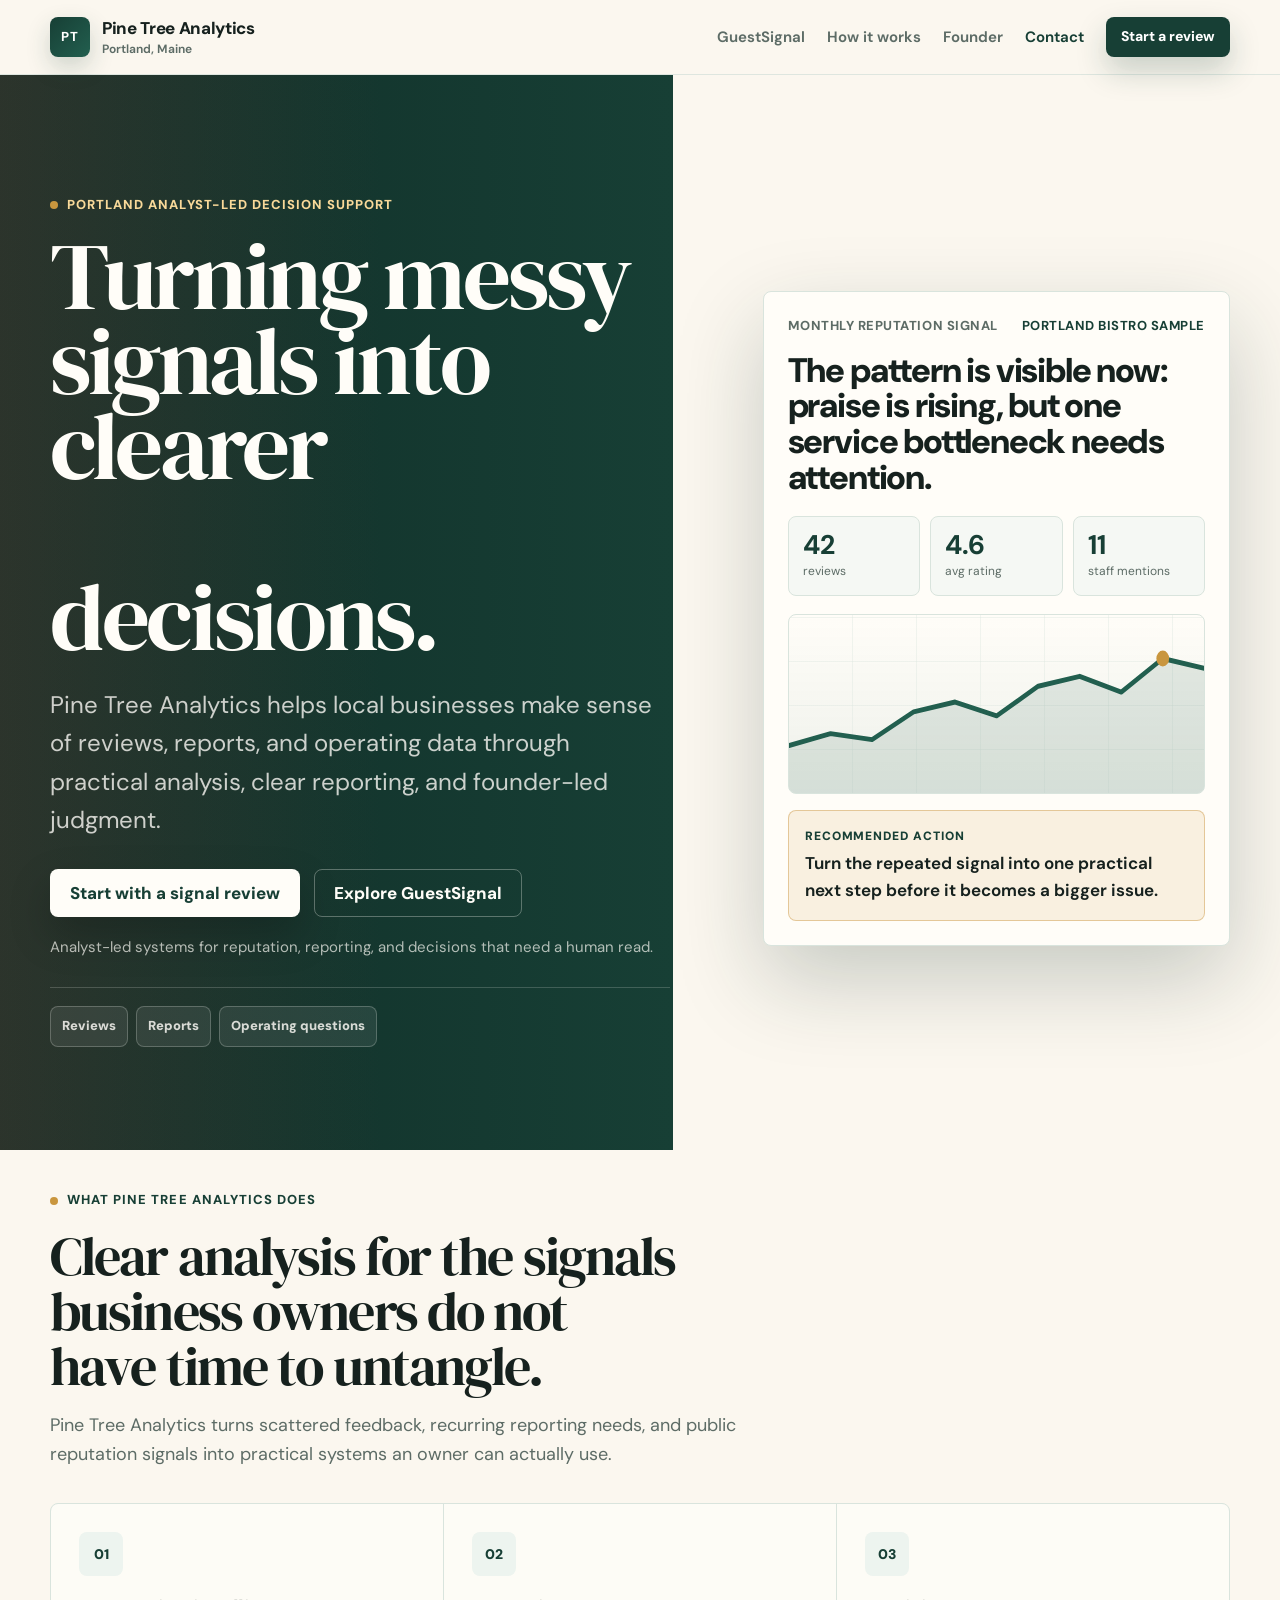
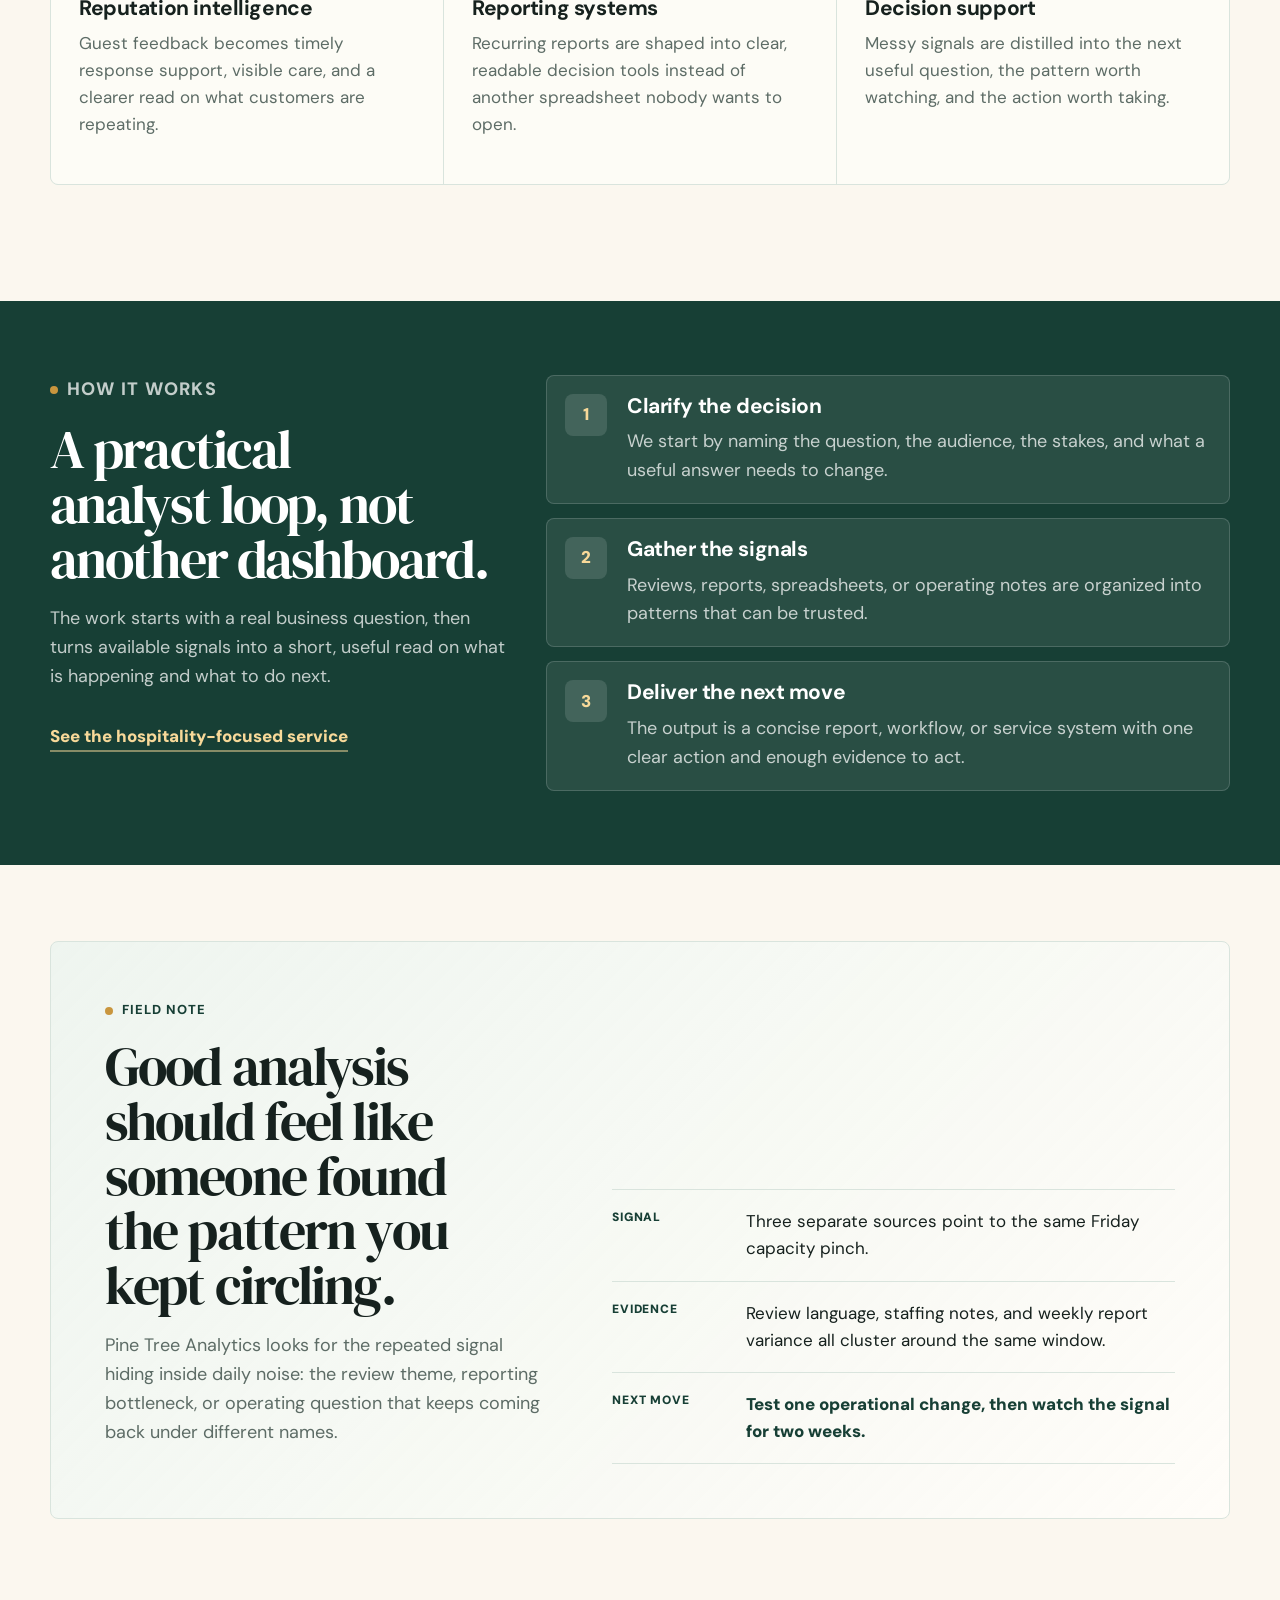
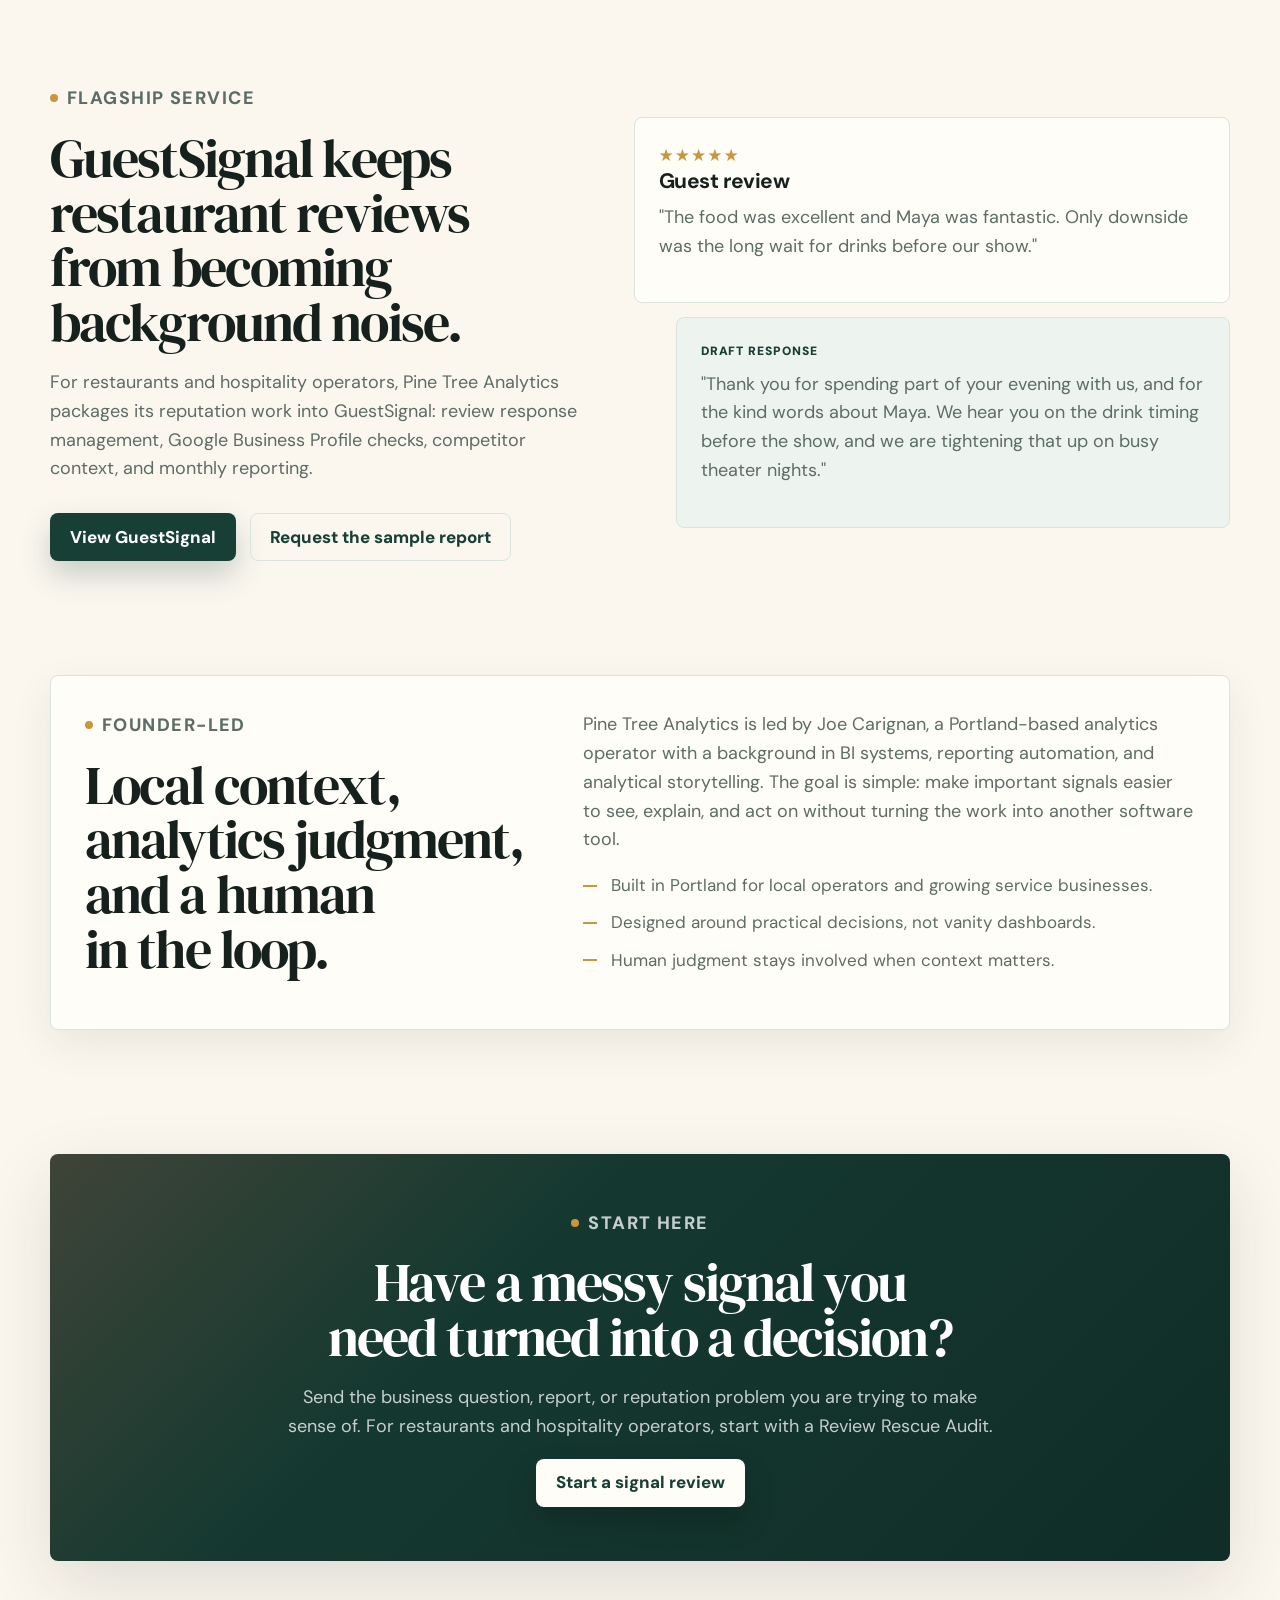
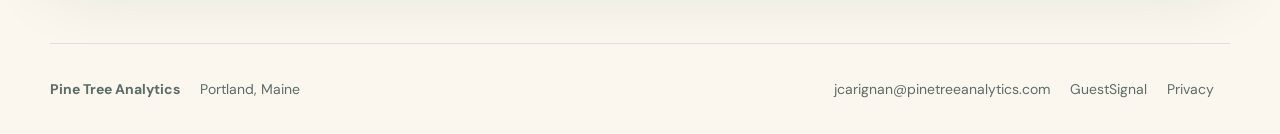
<file: index.html>
<!DOCTYPE html>
<html lang="en">
<head>
  <meta charset="UTF-8" />
  <meta name="viewport" content="width=device-width, initial-scale=1.0" />
  <meta name="theme-color" content="#173f35" />
  <title>Pine Tree Analytics | Portland Analyst-Led Decision Support</title>
  <meta
    name="description"
    content="Pine Tree Analytics helps Portland businesses turn reviews, reports, and messy operating data into clearer decisions."
  />
  <meta property="og:title" content="Pine Tree Analytics | Portland Analyst-Led Decision Support" />
  <meta property="og:description" content="Pine Tree Analytics helps Portland businesses turn reviews, reports, and messy operating data into clearer decisions." />
  <meta property="og:type" content="website" />
  <meta property="og:url" content="https://www.pinetreeanalytics.com/" />
  <meta name="twitter:card" content="summary_large_image" />
  <meta name="twitter:title" content="Pine Tree Analytics | Portland Analyst-Led Decision Support" />
  <meta name="twitter:description" content="Pine Tree Analytics helps Portland businesses turn reviews, reports, and messy operating data into clearer decisions." />
  <link rel="icon" type="image/svg+xml" href="/favicon.svg" />
  <link rel="preconnect" href="https://fonts.googleapis.com" />
  <link rel="preconnect" href="https://fonts.gstatic.com" crossorigin />
  <link href="https://fonts.googleapis.com/css2?family=DM+Serif+Display:ital@0;1&family=DM+Sans:ital,wght@0,100..900;1,100..900&display=swap" rel="stylesheet" />
  <link rel="stylesheet" href="style.css" />
</head>
<body>
  <a class="skip-link" href="#main-content">Skip to main content</a>
  <header class="site-header">
    <nav class="site-nav" aria-label="Main navigation">
      <a class="brand" href="/">
        <span class="brand-mark" aria-hidden="true">PT</span>
        <span>
          Pine Tree Analytics
          <small>Portland, Maine</small>
        </span>
      </a>
      <button class="nav-toggle" type="button" aria-expanded="false" aria-controls="primary-navigation">
        <span class="sr-only">Toggle navigation</span>
        <span></span>
        <span></span>
        <span></span>
      </button>
      <div class="nav-links" id="primary-navigation">
        <a href="/guestsignal/">GuestSignal</a>
        <a href="#how">How it works</a>
        <a href="#founder">Founder</a>
        <a href="#contact">Contact</a>
        <a class="button button-small" href="mailto:jcarignan@pinetreeanalytics.com?subject=Business%20Signal%20Review">Start a review</a>
      </div>
    </nav>
  </header>

  <main id="main-content">
    <section class="hero hero-home">
      <div class="hero-copy reveal">
        <p class="eyebrow"><span></span> Portland analyst-led decision support</p>
        <h1>
          <span>Turning messy</span>
          <span>signals into</span>
          <span>clearer<span class="mobile-break"><br></span> decisions.</span>
        </h1>
        <p class="lead">
          Pine Tree Analytics helps local businesses make sense of reviews, reports, and operating data through practical analysis, clear reporting, and founder-led judgment.
        </p>
        <div class="hero-actions">
          <a class="button" href="mailto:jcarignan@pinetreeanalytics.com?subject=Business%20Signal%20Review">Start with a signal review</a>
          <a class="button button-secondary" href="/guestsignal/">Explore GuestSignal</a>
        </div>
        <p class="microcopy">Analyst-led systems for reputation, reporting, and decisions that need a human read.</p>
        <div class="hero-ledger" aria-label="Signals Pine Tree Analytics helps interpret">
          <span>Reviews</span>
          <span>Reports</span>
          <span>Operating questions</span>
        </div>
      </div>

      <div class="report-shell reveal" aria-label="Sample reputation report preview">
        <div class="report-topline">
          <span>Monthly Reputation Signal</span>
          <strong>Portland bistro sample</strong>
        </div>
        <div class="report-headline">
          The pattern is visible now: praise is rising, but one service bottleneck needs attention.
        </div>
        <div class="metric-grid">
          <div class="metric">
            <strong>42</strong>
            <span>reviews</span>
          </div>
          <div class="metric">
            <strong>4.6</strong>
            <span>avg rating</span>
          </div>
          <div class="metric">
            <strong>11</strong>
            <span>staff mentions</span>
          </div>
        </div>
        <div class="signal-chart" aria-hidden="true">
          <svg viewBox="0 0 520 180" preserveAspectRatio="none">
            <path class="chart-fill" d="M0 132 L52 120 L104 126 L156 98 L208 88 L260 102 L312 72 L364 62 L416 78 L468 44 L520 54 L520 180 L0 180 Z"></path>
            <polyline points="0,132 52,120 104,126 156,98 208,88 260,102 312,72 364,62 416,78 468,44 520,54"></polyline>
            <circle cx="468" cy="44" r="8"></circle>
          </svg>
        </div>
        <div class="insight-box">
          <span>Recommended action</span>
          Turn the repeated signal into one practical next step before it becomes a bigger issue.
        </div>
      </div>
    </section>

    <section class="section section-tight">
      <div class="section-header reveal">
        <p class="eyebrow"><span></span> What Pine Tree Analytics does</p>
        <h2>Clear analysis for the signals business owners do not have time to untangle.</h2>
        <p>
          Pine Tree Analytics turns scattered feedback, recurring reporting needs, and public reputation signals into practical systems an owner can actually use.
        </p>
      </div>
      <div class="feature-grid">
        <article class="feature-card reveal">
          <div class="icon-badge">01</div>
          <h3>Reputation intelligence</h3>
          <p>Guest feedback becomes timely response support, visible care, and a clearer read on what customers are repeating.</p>
        </article>
        <article class="feature-card reveal">
          <div class="icon-badge">02</div>
          <h3>Reporting systems</h3>
          <p>Recurring reports are shaped into clear, readable decision tools instead of another spreadsheet nobody wants to open.</p>
        </article>
        <article class="feature-card reveal">
          <div class="icon-badge">03</div>
          <h3>Decision support</h3>
          <p>Messy signals are distilled into the next useful question, the pattern worth watching, and the action worth taking.</p>
        </article>
      </div>
    </section>

    <section class="band" id="how">
      <div class="section workflow">
        <div class="reveal">
          <p class="eyebrow eyebrow-on-dark"><span></span> How it works</p>
          <h2>A practical analyst loop, not another dashboard.</h2>
          <p>
            The work starts with a real business question, then turns available signals into a short, useful read on what is happening and what to do next.
          </p>
          <a class="text-link" href="/guestsignal/">See the hospitality-focused service</a>
        </div>
        <div class="step-list">
          <article class="step-card reveal">
            <span>1</span>
            <div>
              <h3>Clarify the decision</h3>
              <p>We start by naming the question, the audience, the stakes, and what a useful answer needs to change.</p>
            </div>
          </article>
          <article class="step-card reveal">
            <span>2</span>
            <div>
              <h3>Gather the signals</h3>
              <p>Reviews, reports, spreadsheets, or operating notes are organized into patterns that can be trusted.</p>
            </div>
          </article>
          <article class="step-card reveal">
            <span>3</span>
            <div>
              <h3>Deliver the next move</h3>
              <p>The output is a concise report, workflow, or service system with one clear action and enough evidence to act.</p>
            </div>
          </article>
        </div>
      </div>
    </section>

    <section class="section field-note-section">
      <div class="field-note reveal">
        <div class="field-note-main">
          <p class="eyebrow"><span></span> Field note</p>
          <h2>Good analysis should feel like someone found the pattern you kept circling.</h2>
          <p>
            Pine Tree Analytics looks for the repeated signal hiding inside daily noise: the review theme, reporting bottleneck, or operating question that keeps coming back under different names.
          </p>
        </div>
        <div class="note-ledger" aria-label="Example analyst field note">
          <div class="note-row">
            <span>Signal</span>
            Three separate sources point to the same Friday capacity pinch.
          </div>
          <div class="note-row">
            <span>Evidence</span>
            Review language, staffing notes, and weekly report variance all cluster around the same window.
          </div>
          <div class="note-row note-row-strong">
            <span>Next move</span>
            Test one operational change, then watch the signal for two weeks.
          </div>
        </div>
      </div>
    </section>

    <section class="section split-section" id="guestsignal">
      <div class="reveal">
        <p class="eyebrow"><span></span> Flagship service</p>
        <h2>GuestSignal keeps restaurant reviews from becoming background noise.</h2>
        <p>
          For restaurants and hospitality operators, Pine Tree Analytics packages its reputation work into GuestSignal: review response management, Google Business Profile checks, competitor context, and monthly reporting.
        </p>
        <div class="button-row">
          <a class="button" href="/guestsignal/">View GuestSignal</a>
          <a class="button button-secondary" href="mailto:jcarignan@pinetreeanalytics.com?subject=GuestSignal%20Sample%20Report">Request the sample report</a>
        </div>
      </div>
      <div class="review-stack reveal" aria-label="GuestSignal service preview">
        <article class="review-card">
          <div class="stars" aria-label="Five star review">&#9733;&#9733;&#9733;&#9733;&#9733;</div>
          <h3>Guest review</h3>
          <p>"The food was excellent and Maya was fantastic. Only downside was the long wait for drinks before our show."</p>
        </article>
        <article class="draft-card">
          <span>Draft response</span>
          <p>"Thank you for spending part of your evening with us, and for the kind words about Maya. We hear you on the drink timing before the show, and we are tightening that up on busy theater nights."</p>
        </article>
      </div>
    </section>

    <section class="section founder-section" id="founder">
      <div class="founder-panel reveal">
        <div>
          <p class="eyebrow"><span></span> Founder-led</p>
          <h2>Local context, analytics judgment, and a human in the loop.</h2>
        </div>
        <div>
          <p>
            Pine Tree Analytics is led by Joe Carignan, a Portland-based analytics operator with a background in BI systems, reporting automation, and analytical storytelling. The goal is simple: make important signals easier to see, explain, and act on without turning the work into another software tool.
          </p>
          <ul class="check-list">
            <li>Built in Portland for local operators and growing service businesses.</li>
            <li>Designed around practical decisions, not vanity dashboards.</li>
            <li>Human judgment stays involved when context matters.</li>
          </ul>
        </div>
      </div>
    </section>

    <section class="section final-cta" id="contact">
      <div class="cta-panel reveal">
        <p class="eyebrow eyebrow-on-dark"><span></span> Start here</p>
        <h2>Have a messy signal you need turned into a decision?</h2>
        <p>
          Send the business question, report, or reputation problem you are trying to make sense of. For restaurants and hospitality operators, start with a Review Rescue Audit.
        </p>
        <a class="button button-light" href="mailto:jcarignan@pinetreeanalytics.com?subject=Business%20Signal%20Review">Start a signal review</a>
      </div>
    </section>
  </main>

  <footer class="site-footer">
    <div>
      <strong>Pine Tree Analytics</strong>
      <span>Portland, Maine</span>
    </div>
    <div>
      <a href="mailto:jcarignan@pinetreeanalytics.com">jcarignan@pinetreeanalytics.com</a>
      <a href="/guestsignal/">GuestSignal</a>
      <a href="/privacy/">Privacy</a>
    </div>
  </footer>

  <script src="script.js"></script>
</body>
</html>
</file>
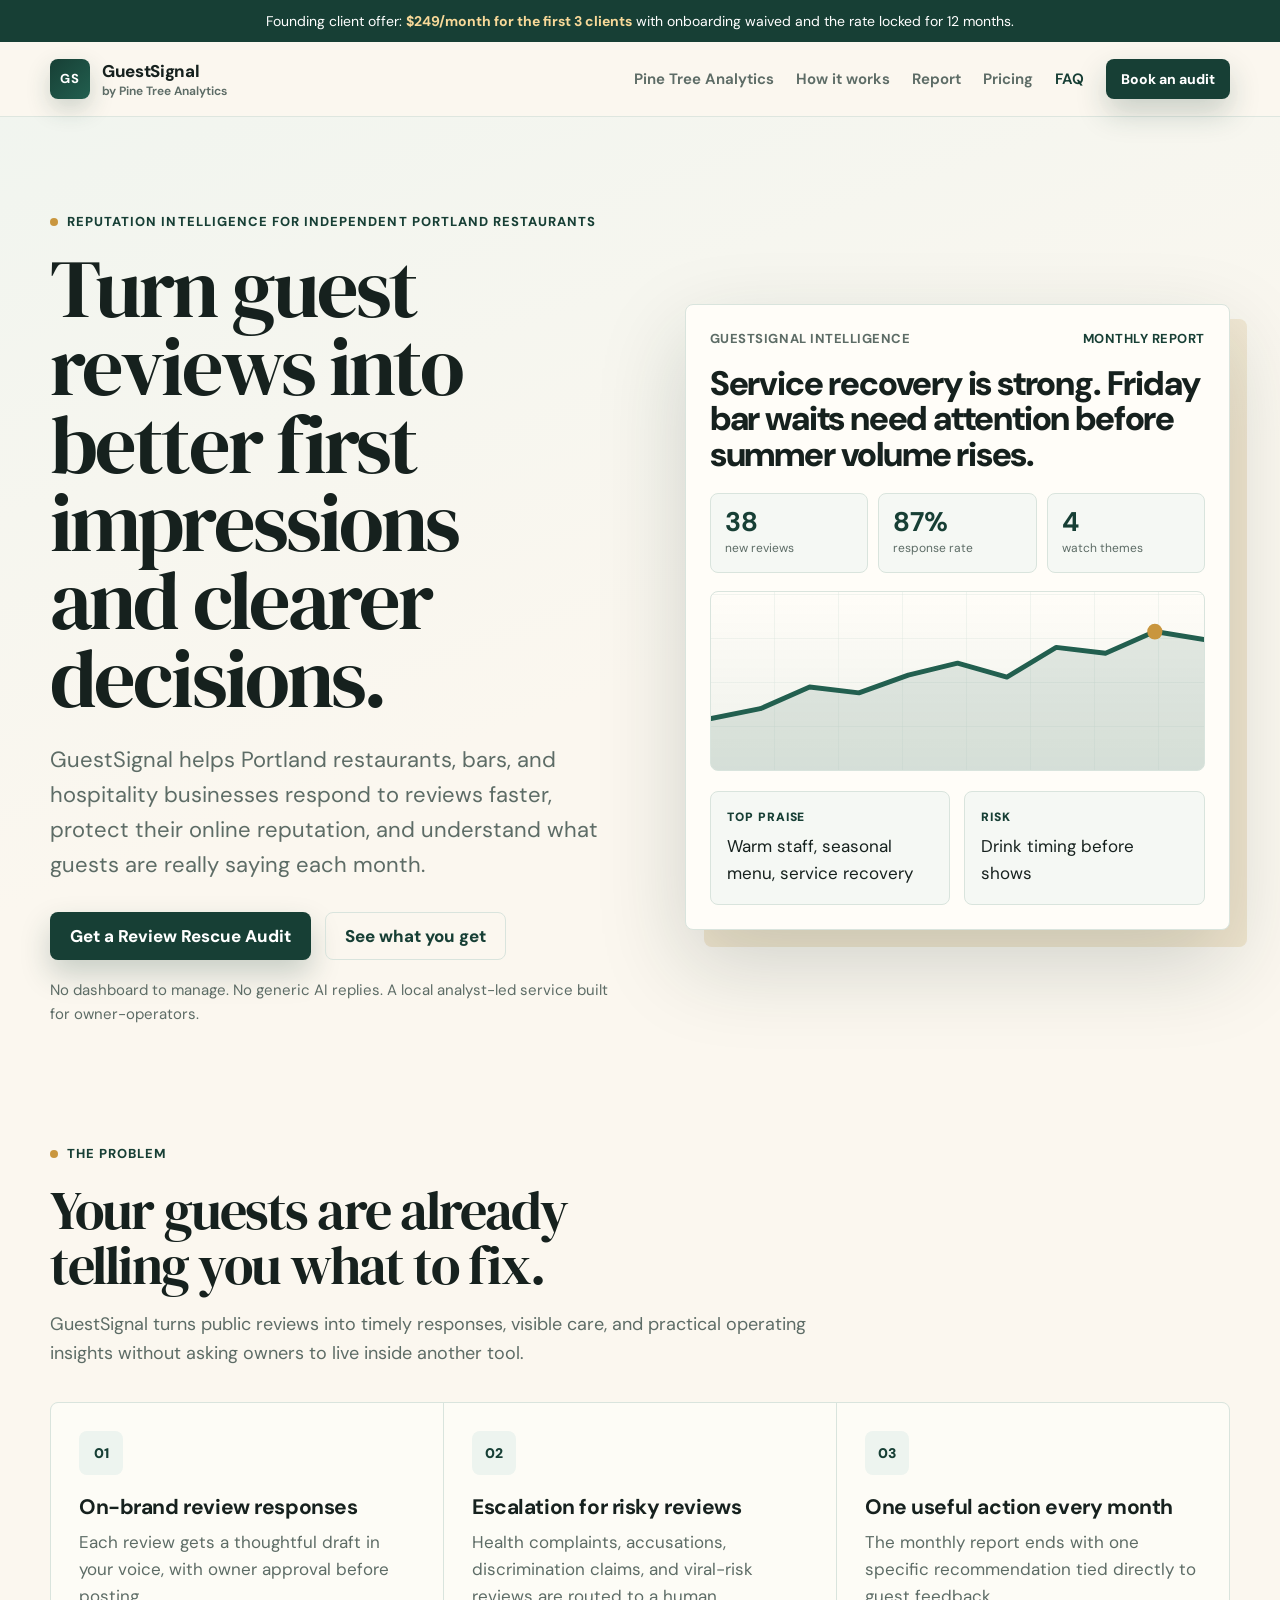
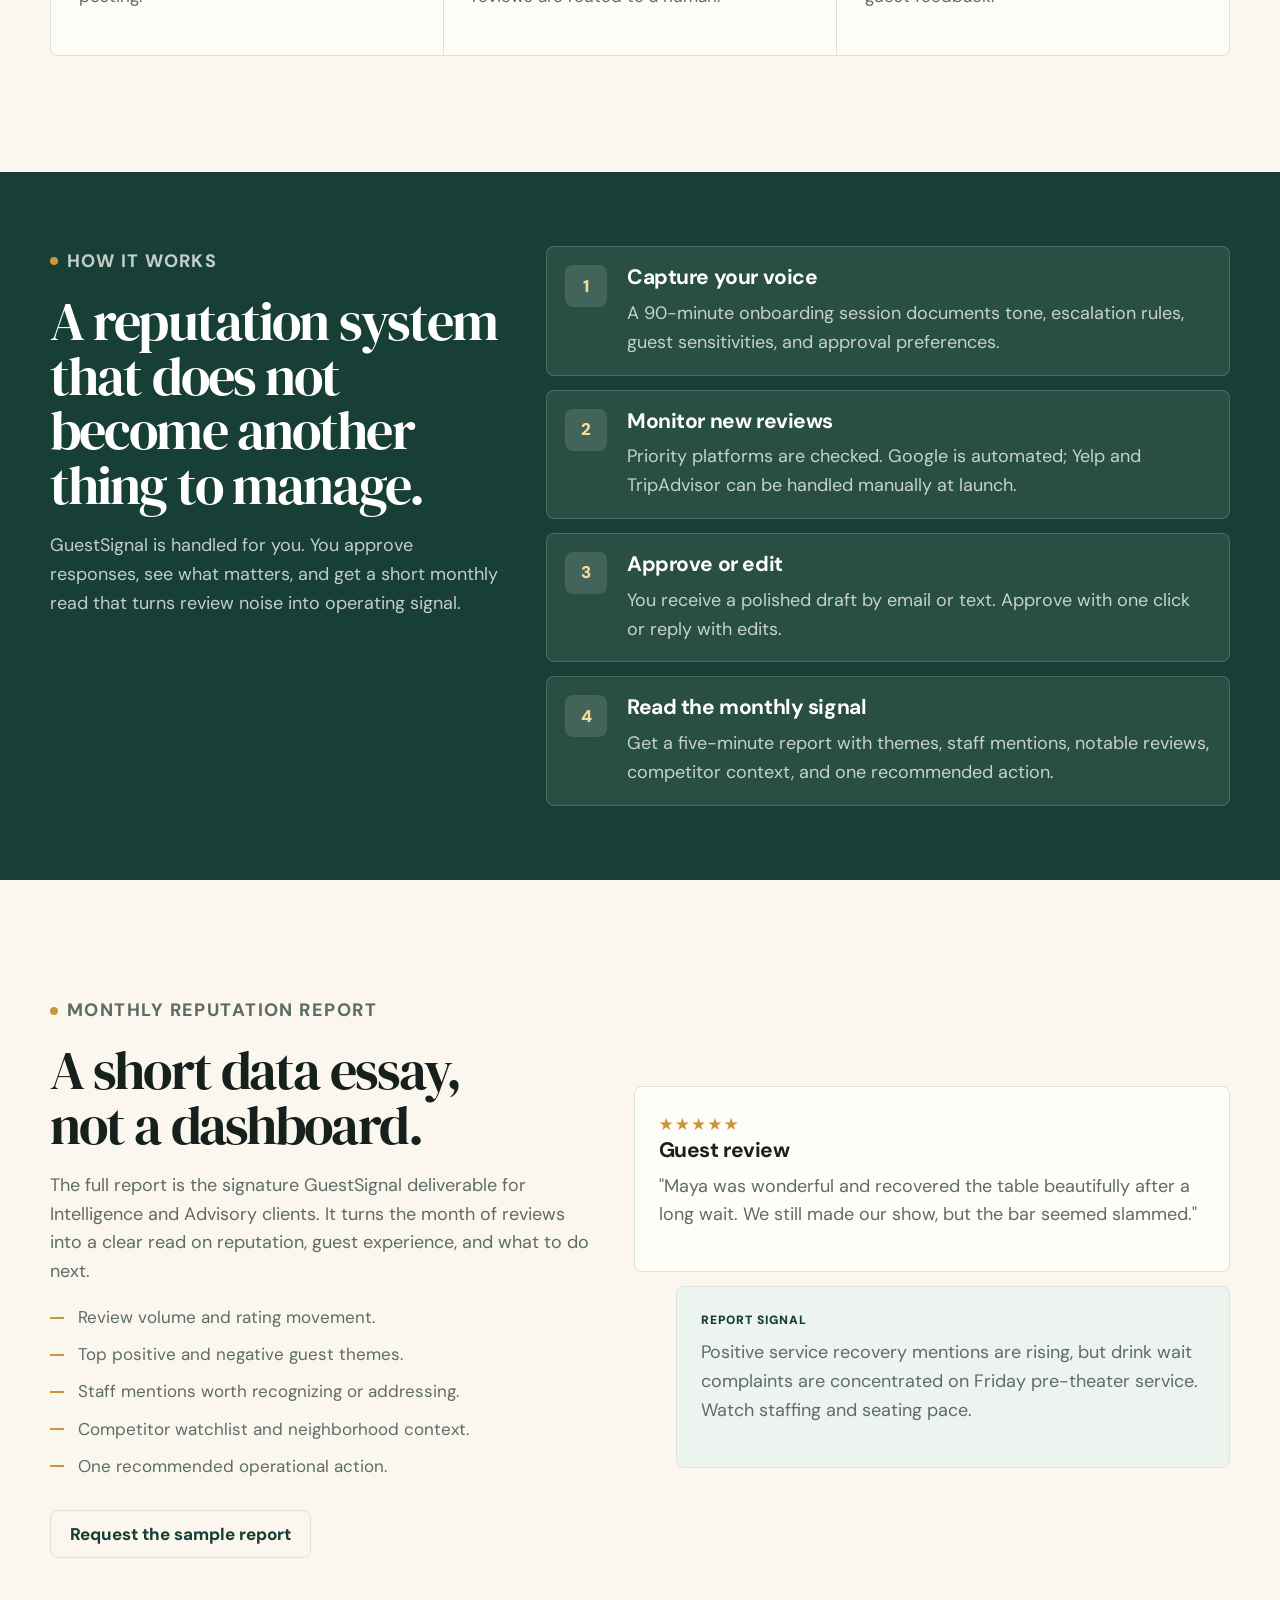
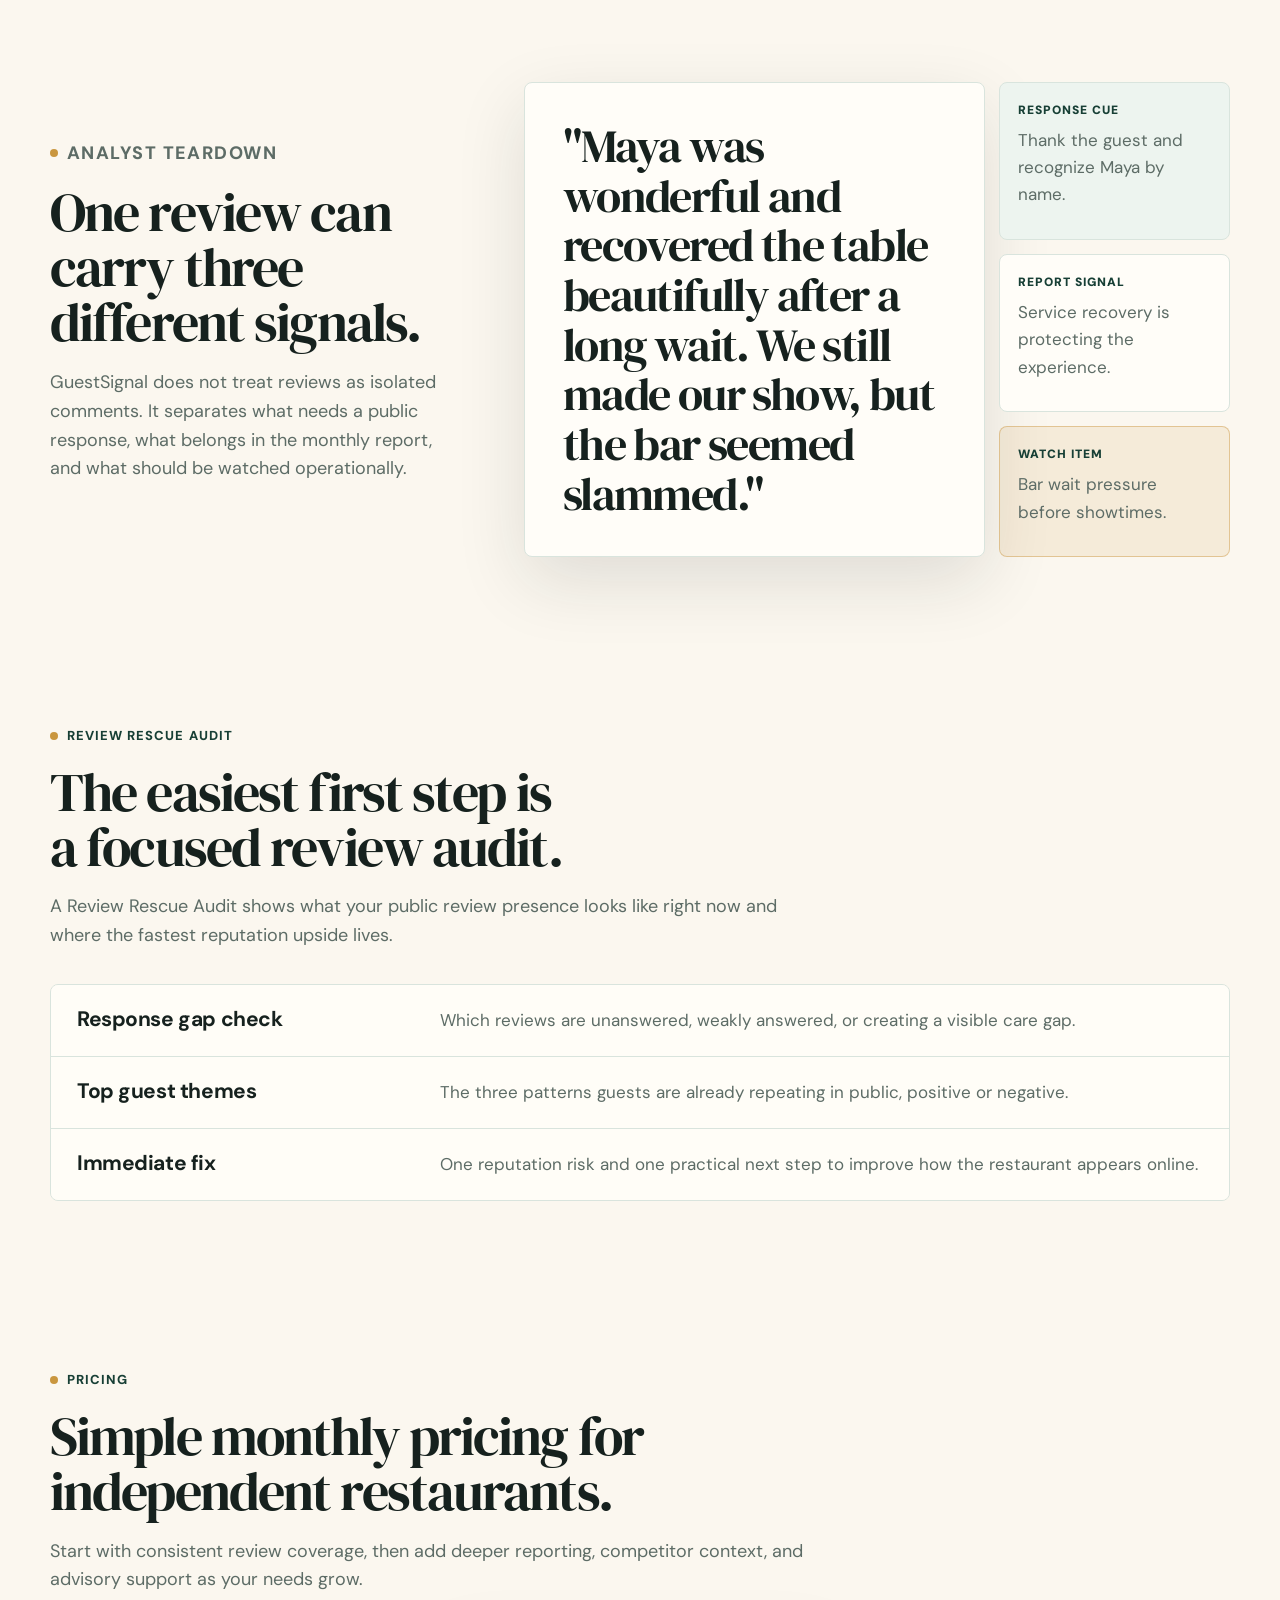
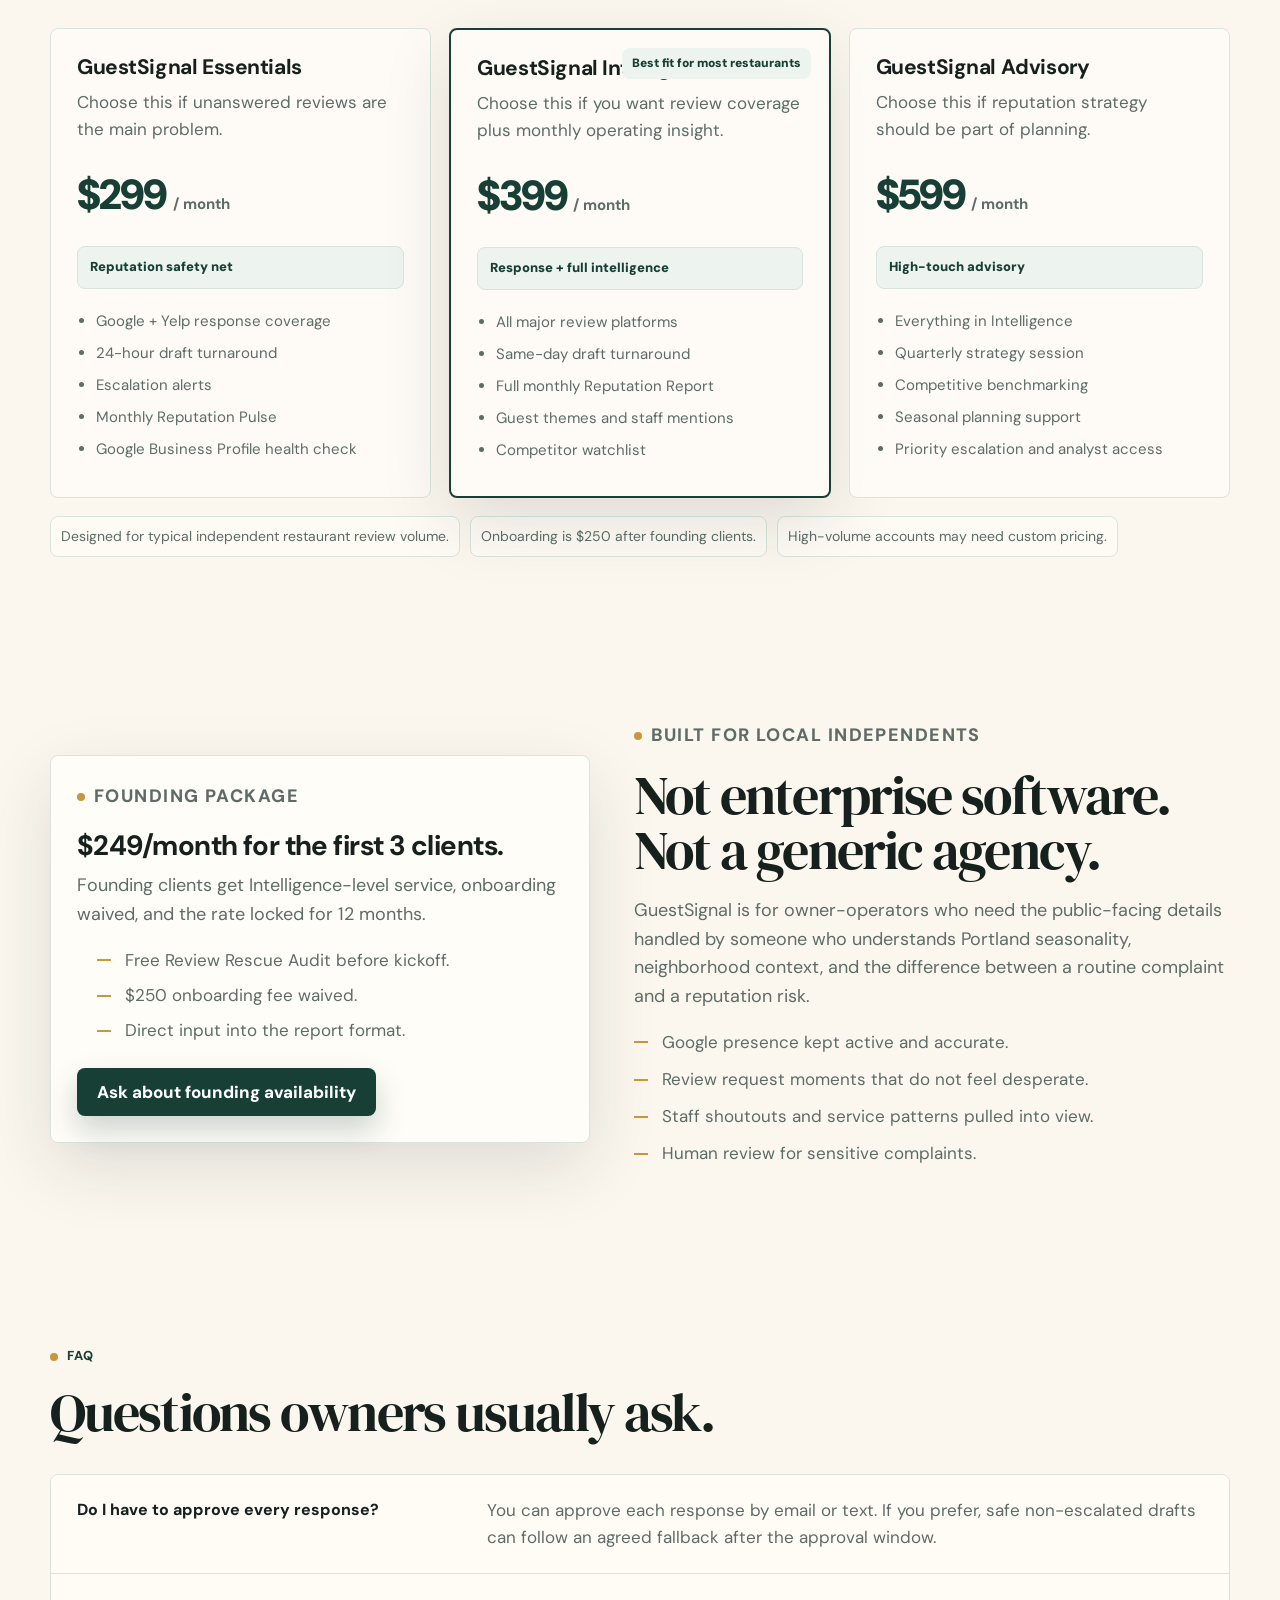
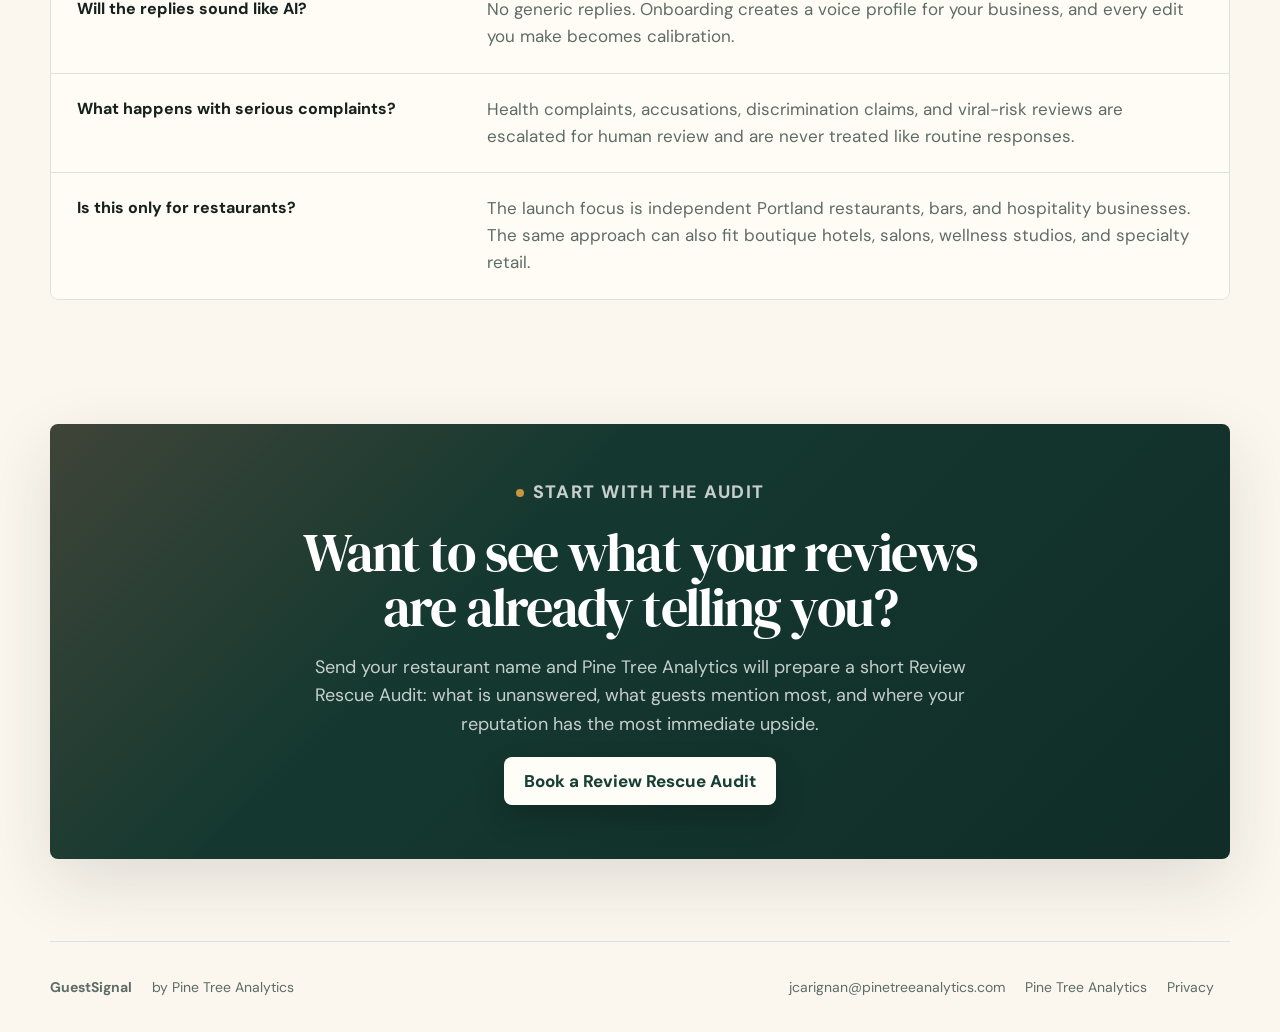
<file: guestsignal/index.html>
<!DOCTYPE html>
<html lang="en">
<head>
  <meta charset="UTF-8" />
  <meta name="viewport" content="width=device-width, initial-scale=1.0" />
  <meta name="theme-color" content="#173f35" />
  <title>GuestSignal by Pine Tree Analytics | Review Response and Reputation Intelligence</title>
  <meta
    name="description"
    content="GuestSignal helps Portland restaurants respond to reviews, protect their public reputation, and turn guest feedback into practical monthly operating signals."
  />
  <meta property="og:title" content="GuestSignal by Pine Tree Analytics | Review Response and Reputation Intelligence" />
  <meta property="og:description" content="GuestSignal helps Portland restaurants respond to reviews, protect their public reputation, and turn guest feedback into practical monthly operating signals." />
  <meta property="og:type" content="website" />
  <meta property="og:url" content="https://www.pinetreeanalytics.com/guestsignal/" />
  <meta name="twitter:card" content="summary_large_image" />
  <meta name="twitter:title" content="GuestSignal by Pine Tree Analytics | Review Response and Reputation Intelligence" />
  <meta name="twitter:description" content="GuestSignal helps Portland restaurants respond to reviews, protect their public reputation, and turn guest feedback into practical monthly operating signals." />
  <link rel="icon" type="image/svg+xml" href="/favicon.svg" />
  <link rel="preconnect" href="https://fonts.googleapis.com" />
  <link rel="preconnect" href="https://fonts.gstatic.com" crossorigin />
  <link href="https://fonts.googleapis.com/css2?family=DM+Serif+Display:ital@0;1&family=DM+Sans:ital,wght@0,100..900;1,100..900&display=swap" rel="stylesheet" />
  <link rel="stylesheet" href="../style.css" />
</head>
<body class="service-layout">
  <a class="skip-link" href="#main-content">Skip to main content</a>
  <div class="announcement">
    Founding client offer: <strong>$249/month for the first 3 clients</strong> with onboarding waived and the rate locked for 12 months.
  </div>

  <header class="site-header">
    <nav class="site-nav" aria-label="Main navigation">
      <a class="brand" href="/">
        <span class="brand-mark" aria-hidden="true">GS</span>
        <span>
          GuestSignal
          <small>by Pine Tree Analytics</small>
        </span>
      </a>
      <button class="nav-toggle" type="button" aria-expanded="false" aria-controls="primary-navigation">
        <span class="sr-only">Toggle navigation</span>
        <span></span>
        <span></span>
        <span></span>
      </button>
      <div class="nav-links" id="primary-navigation">
        <a href="/">Pine Tree Analytics</a>
        <a href="#how">How it works</a>
        <a href="#report">Report</a>
        <a href="#pricing">Pricing</a>
        <a href="#faq">FAQ</a>
        <a class="button button-small" href="mailto:jcarignan@pinetreeanalytics.com?subject=Review%20Rescue%20Audit">Book an audit</a>
      </div>
    </nav>
  </header>

  <main id="main-content">
    <section class="hero hero-service">
      <div class="hero-copy reveal">
        <p class="eyebrow"><span></span> Reputation intelligence for independent Portland restaurants</p>
        <h1>Turn guest reviews into better first impressions and clearer decisions.</h1>
        <p class="lead">
          GuestSignal helps Portland restaurants, bars, and hospitality businesses respond to reviews faster, protect their online reputation, and understand what guests are really saying each month.
        </p>
        <div class="hero-actions">
          <a class="button" href="mailto:jcarignan@pinetreeanalytics.com?subject=Review%20Rescue%20Audit">Get a Review Rescue Audit</a>
          <a class="button button-secondary" href="#report">See what you get</a>
        </div>
        <p class="microcopy">No dashboard to manage. No generic AI replies. A local analyst-led service built for owner-operators.</p>
      </div>

      <div class="report-shell reveal" aria-label="Sample monthly reputation report preview">
        <div class="report-topline">
          <span>GuestSignal Intelligence</span>
          <strong>Monthly report</strong>
        </div>
        <div class="report-headline">
          Service recovery is strong. Friday bar waits need attention before summer volume rises.
        </div>
        <div class="metric-grid">
          <div class="metric">
            <strong>38</strong>
            <span>new reviews</span>
          </div>
          <div class="metric">
            <strong>87%</strong>
            <span>response rate</span>
          </div>
          <div class="metric">
            <strong>4</strong>
            <span>watch themes</span>
          </div>
        </div>
        <div class="signal-chart" aria-hidden="true">
          <svg viewBox="0 0 520 180" preserveAspectRatio="none">
            <path class="chart-fill" d="M0 128 L52 118 L104 96 L156 102 L208 84 L260 72 L312 86 L364 56 L416 62 L468 40 L520 48 L520 180 L0 180 Z"></path>
            <polyline points="0,128 52,118 104,96 156,102 208,84 260,72 312,86 364,56 416,62 468,40 520,48"></polyline>
            <circle cx="468" cy="40" r="8"></circle>
          </svg>
        </div>
        <div class="service-proof">
          <div class="proof-tile">
            <strong>Top praise</strong>
            Warm staff, seasonal menu, service recovery
          </div>
          <div class="proof-tile">
            <strong>Risk</strong>
            Drink timing before shows
          </div>
        </div>
      </div>
    </section>

    <section class="section section-tight">
      <div class="section-header reveal">
        <p class="eyebrow"><span></span> The problem</p>
        <h2>Your guests are already telling you what to fix.</h2>
        <p>
          GuestSignal turns public reviews into timely responses, visible care, and practical operating insights without asking owners to live inside another tool.
        </p>
      </div>
      <div class="feature-grid">
        <article class="feature-card reveal">
          <div class="icon-badge">01</div>
          <h3>On-brand review responses</h3>
          <p>Each review gets a thoughtful draft in your voice, with owner approval before posting.</p>
        </article>
        <article class="feature-card reveal">
          <div class="icon-badge">02</div>
          <h3>Escalation for risky reviews</h3>
          <p>Health complaints, accusations, discrimination claims, and viral-risk reviews are routed to a human.</p>
        </article>
        <article class="feature-card reveal">
          <div class="icon-badge">03</div>
          <h3>One useful action every month</h3>
          <p>The monthly report ends with one specific recommendation tied directly to guest feedback.</p>
        </article>
      </div>
    </section>

    <section class="band" id="how">
      <div class="section workflow">
        <div class="reveal">
          <p class="eyebrow eyebrow-on-dark"><span></span> How it works</p>
          <h2>A reputation system that does not become another thing to manage.</h2>
          <p>
            GuestSignal is handled for you. You approve responses, see what matters, and get a short monthly read that turns review noise into operating signal.
          </p>
        </div>
        <div class="step-list">
          <article class="step-card reveal">
            <span>1</span>
            <div>
              <h3>Capture your voice</h3>
              <p>A 90-minute onboarding session documents tone, escalation rules, guest sensitivities, and approval preferences.</p>
            </div>
          </article>
          <article class="step-card reveal">
            <span>2</span>
            <div>
              <h3>Monitor new reviews</h3>
              <p>Priority platforms are checked. Google is automated; Yelp and TripAdvisor can be handled manually at launch.</p>
            </div>
          </article>
          <article class="step-card reveal">
            <span>3</span>
            <div>
              <h3>Approve or edit</h3>
              <p>You receive a polished draft by email or text. Approve with one click or reply with edits.</p>
            </div>
          </article>
          <article class="step-card reveal">
            <span>4</span>
            <div>
              <h3>Read the monthly signal</h3>
              <p>Get a five-minute report with themes, staff mentions, notable reviews, competitor context, and one recommended action.</p>
            </div>
          </article>
        </div>
      </div>
    </section>

    <section class="section split-section" id="report">
      <div class="reveal">
        <p class="eyebrow"><span></span> Monthly Reputation Report</p>
        <h2>A short data essay, not a dashboard.</h2>
        <p>
          The full report is the signature GuestSignal deliverable for Intelligence and Advisory clients. It turns the month of reviews into a clear read on reputation, guest experience, and what to do next.
        </p>
        <ul class="check-list">
          <li>Review volume and rating movement.</li>
          <li>Top positive and negative guest themes.</li>
          <li>Staff mentions worth recognizing or addressing.</li>
          <li>Competitor watchlist and neighborhood context.</li>
          <li>One recommended operational action.</li>
        </ul>
        <div class="button-row">
          <a class="button button-secondary" href="mailto:jcarignan@pinetreeanalytics.com?subject=GuestSignal%20Sample%20Report">Request the sample report</a>
        </div>
      </div>
      <div class="review-stack reveal">
        <article class="review-card">
          <div class="stars" aria-label="Five star review">&#9733;&#9733;&#9733;&#9733;&#9733;</div>
          <h3>Guest review</h3>
          <p>"Maya was wonderful and recovered the table beautifully after a long wait. We still made our show, but the bar seemed slammed."</p>
        </article>
        <article class="draft-card">
          <span>Report signal</span>
          <p>Positive service recovery mentions are rising, but drink wait complaints are concentrated on Friday pre-theater service. Watch staffing and seating pace.</p>
        </article>
      </div>
    </section>

    <section class="section teardown-section">
      <div class="teardown-grid">
        <div class="teardown-copy reveal">
          <p class="eyebrow"><span></span> Analyst teardown</p>
          <h2>One review can carry three different signals.</h2>
          <p>
            GuestSignal does not treat reviews as isolated comments. It separates what needs a public response, what belongs in the monthly report, and what should be watched operationally.
          </p>
        </div>
        <div class="teardown-board reveal" aria-label="Annotated review teardown">
          <blockquote>
            "Maya was wonderful and recovered the table beautifully after a long wait. We still made our show, but the bar seemed slammed."
          </blockquote>
          <div class="annotation annotation-response">
            <span>Response cue</span>
            Thank the guest and recognize Maya by name.
          </div>
          <div class="annotation annotation-report">
            <span>Report signal</span>
            Service recovery is protecting the experience.
          </div>
          <div class="annotation annotation-watch">
            <span>Watch item</span>
            Bar wait pressure before showtimes.
          </div>
        </div>
      </div>
    </section>

    <section class="section">
      <div class="section-header reveal">
        <p class="eyebrow"><span></span> Review Rescue Audit</p>
        <h2>The easiest first step is a focused review audit.</h2>
        <p>
          A Review Rescue Audit shows what your public review presence looks like right now and where the fastest reputation upside lives.
        </p>
      </div>
      <div class="audit-grid">
        <article class="audit-card reveal">
          <h3>Response gap check</h3>
          <p>Which reviews are unanswered, weakly answered, or creating a visible care gap.</p>
        </article>
        <article class="audit-card reveal">
          <h3>Top guest themes</h3>
          <p>The three patterns guests are already repeating in public, positive or negative.</p>
        </article>
        <article class="audit-card reveal">
          <h3>Immediate fix</h3>
          <p>One reputation risk and one practical next step to improve how the restaurant appears online.</p>
        </article>
      </div>
    </section>

    <section class="section" id="pricing">
      <div class="section-header reveal">
        <p class="eyebrow"><span></span> Pricing</p>
        <h2>Simple monthly pricing for independent restaurants.</h2>
        <p>
          Start with consistent review coverage, then add deeper reporting, competitor context, and advisory support as your needs grow.
        </p>
      </div>
      <div class="pricing-grid">
        <article class="price-card reveal">
          <h3>GuestSignal Essentials</h3>
          <p>Choose this if unanswered reviews are the main problem.</p>
          <div class="price">$299 <span>/ month</span></div>
          <div class="tier-focus">Reputation safety net</div>
          <ul>
            <li>Google + Yelp response coverage</li>
            <li>24-hour draft turnaround</li>
            <li>Escalation alerts</li>
            <li>Monthly Reputation Pulse</li>
            <li>Google Business Profile health check</li>
          </ul>
        </article>

        <article class="price-card featured reveal">
          <div class="price-tag">Best fit for most restaurants</div>
          <h3>GuestSignal Intelligence</h3>
          <p>Choose this if you want review coverage plus monthly operating insight.</p>
          <div class="price">$399 <span>/ month</span></div>
          <div class="tier-focus">Response + full intelligence</div>
          <ul>
            <li>All major review platforms</li>
            <li>Same-day draft turnaround</li>
            <li>Full monthly Reputation Report</li>
            <li>Guest themes and staff mentions</li>
            <li>Competitor watchlist</li>
          </ul>
        </article>

        <article class="price-card reveal">
          <h3>GuestSignal Advisory</h3>
          <p>Choose this if reputation strategy should be part of planning.</p>
          <div class="price">$599 <span>/ month</span></div>
          <div class="tier-focus">High-touch advisory</div>
          <ul>
            <li>Everything in Intelligence</li>
            <li>Quarterly strategy session</li>
            <li>Competitive benchmarking</li>
            <li>Seasonal planning support</li>
            <li>Priority escalation and analyst access</li>
          </ul>
        </article>
      </div>

      <div class="pricing-note reveal">
        <span>Designed for typical independent restaurant review volume.</span>
        <span>Onboarding is $250 after founding clients.</span>
        <span>High-volume accounts may need custom pricing.</span>
      </div>
    </section>

    <section class="section split-section">
      <div class="offer-panel reveal">
        <p class="eyebrow"><span></span> Founding package</p>
        <h3>$249/month for the first 3 clients.</h3>
        <p>
          Founding clients get Intelligence-level service, onboarding waived, and the rate locked for 12 months.
        </p>
        <ul class="check-list">
          <li>Free Review Rescue Audit before kickoff.</li>
          <li>$250 onboarding fee waived.</li>
          <li>Direct input into the report format.</li>
        </ul>
        <a class="button" href="mailto:jcarignan@pinetreeanalytics.com?subject=Review%20Rescue%20Audit">Ask about founding availability</a>
      </div>
      <div class="reveal">
        <p class="eyebrow"><span></span> Built for local independents</p>
        <h2>Not enterprise software. Not a generic agency.</h2>
        <p>
          GuestSignal is for owner-operators who need the public-facing details handled by someone who understands Portland seasonality, neighborhood context, and the difference between a routine complaint and a reputation risk.
        </p>
        <ul class="check-list">
          <li>Google presence kept active and accurate.</li>
          <li>Review request moments that do not feel desperate.</li>
          <li>Staff shoutouts and service patterns pulled into view.</li>
          <li>Human review for sensitive complaints.</li>
        </ul>
      </div>
    </section>

    <section class="section" id="faq">
      <div class="section-header reveal">
        <p class="eyebrow"><span></span> FAQ</p>
        <h2>Questions owners usually ask.</h2>
      </div>
      <div class="faq">
        <div class="faq-item reveal">
          <p class="faq-q">Do I have to approve every response?</p>
          <p class="faq-a">You can approve each response by email or text. If you prefer, safe non-escalated drafts can follow an agreed fallback after the approval window.</p>
        </div>
        <div class="faq-item reveal">
          <p class="faq-q">Will the replies sound like AI?</p>
          <p class="faq-a">No generic replies. Onboarding creates a voice profile for your business, and every edit you make becomes calibration.</p>
        </div>
        <div class="faq-item reveal">
          <p class="faq-q">What happens with serious complaints?</p>
          <p class="faq-a">Health complaints, accusations, discrimination claims, and viral-risk reviews are escalated for human review and are never treated like routine responses.</p>
        </div>
        <div class="faq-item reveal">
          <p class="faq-q">Is this only for restaurants?</p>
          <p class="faq-a">The launch focus is independent Portland restaurants, bars, and hospitality businesses. The same approach can also fit boutique hotels, salons, wellness studios, and specialty retail.</p>
        </div>
      </div>
    </section>

    <section class="section final-cta">
      <div class="cta-panel reveal">
        <p class="eyebrow eyebrow-on-dark"><span></span> Start with the audit</p>
        <h2>Want to see what your reviews are already telling you?</h2>
        <p>
          Send your restaurant name and Pine Tree Analytics will prepare a short Review Rescue Audit: what is unanswered, what guests mention most, and where your reputation has the most immediate upside.
        </p>
        <a class="button button-light" href="mailto:jcarignan@pinetreeanalytics.com?subject=Review%20Rescue%20Audit">Book a Review Rescue Audit</a>
      </div>
    </section>
  </main>

  <footer class="site-footer">
    <div>
      <strong>GuestSignal</strong>
      <span>by Pine Tree Analytics</span>
    </div>
    <div>
      <a href="mailto:jcarignan@pinetreeanalytics.com">jcarignan@pinetreeanalytics.com</a>
      <a href="/">Pine Tree Analytics</a>
      <a href="/privacy/">Privacy</a>
    </div>
  </footer>

  <script src="../script.js"></script>
</body>
</html>
</file>
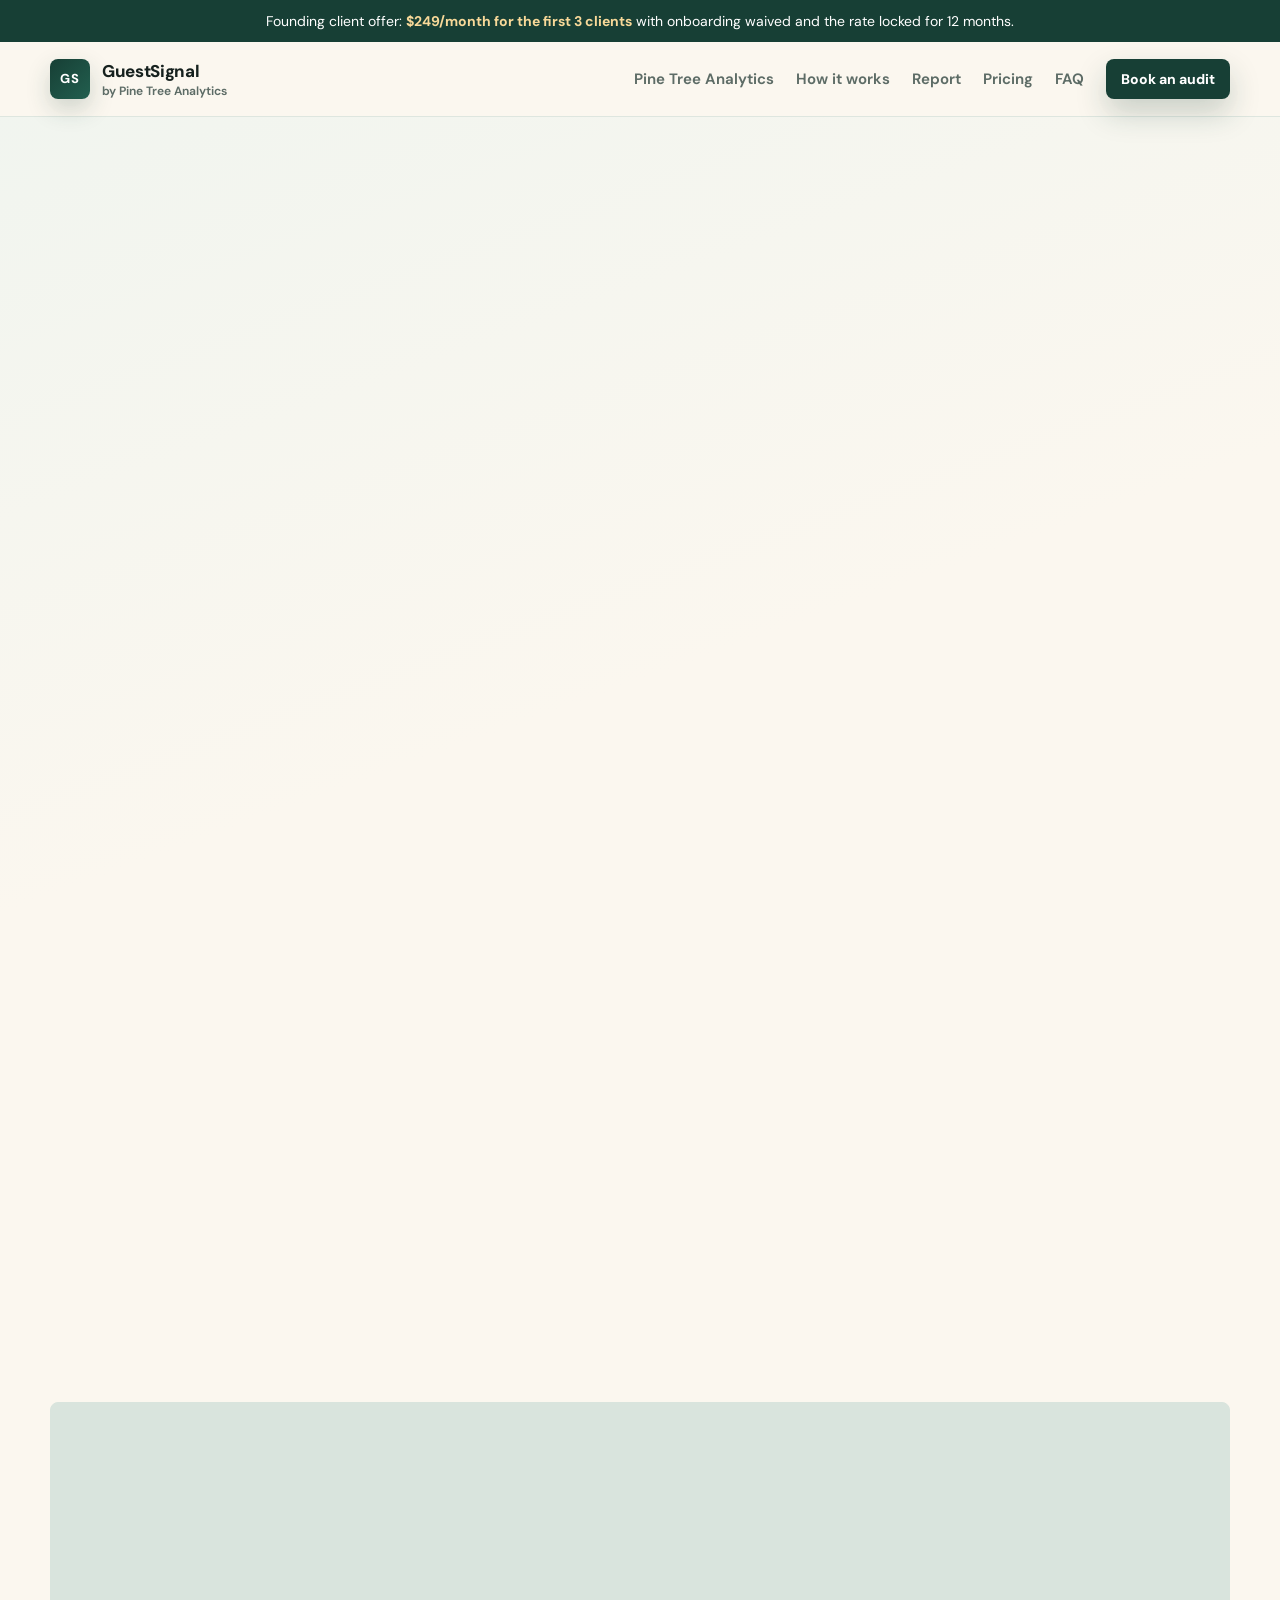
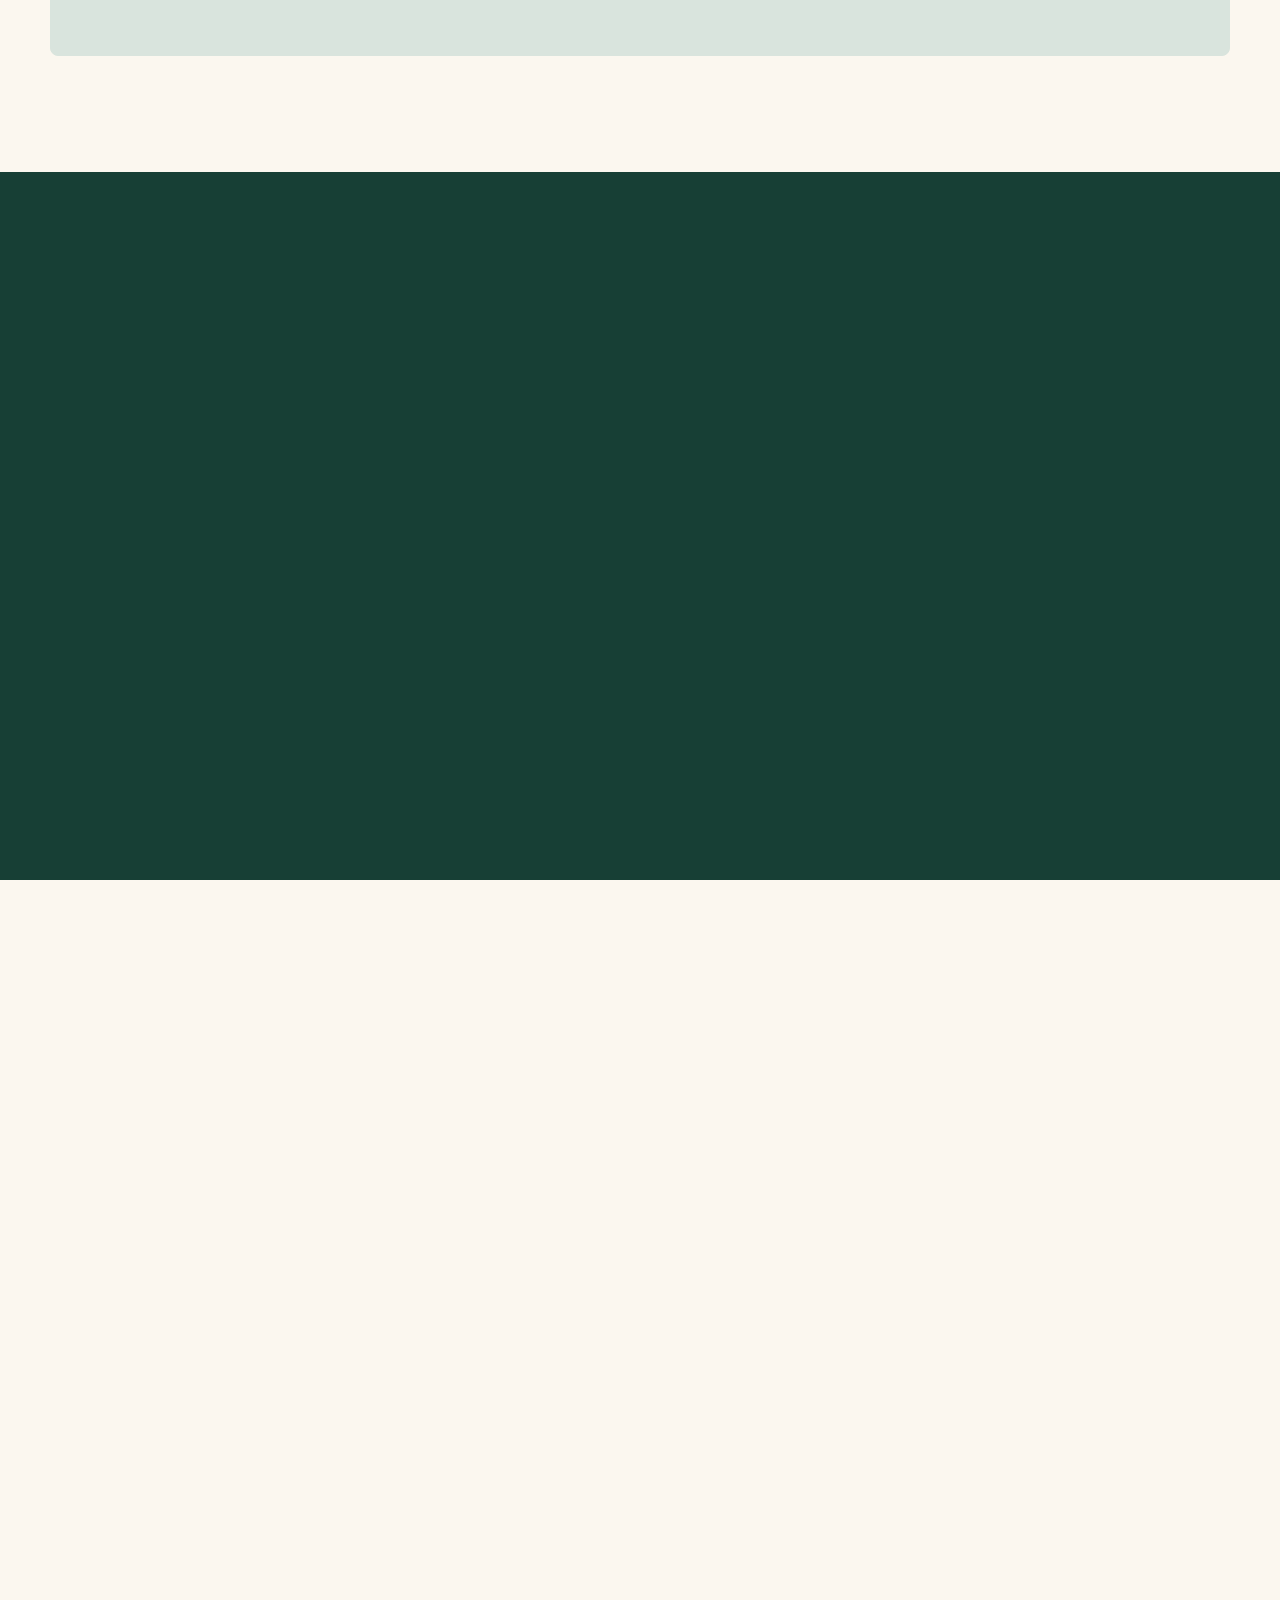
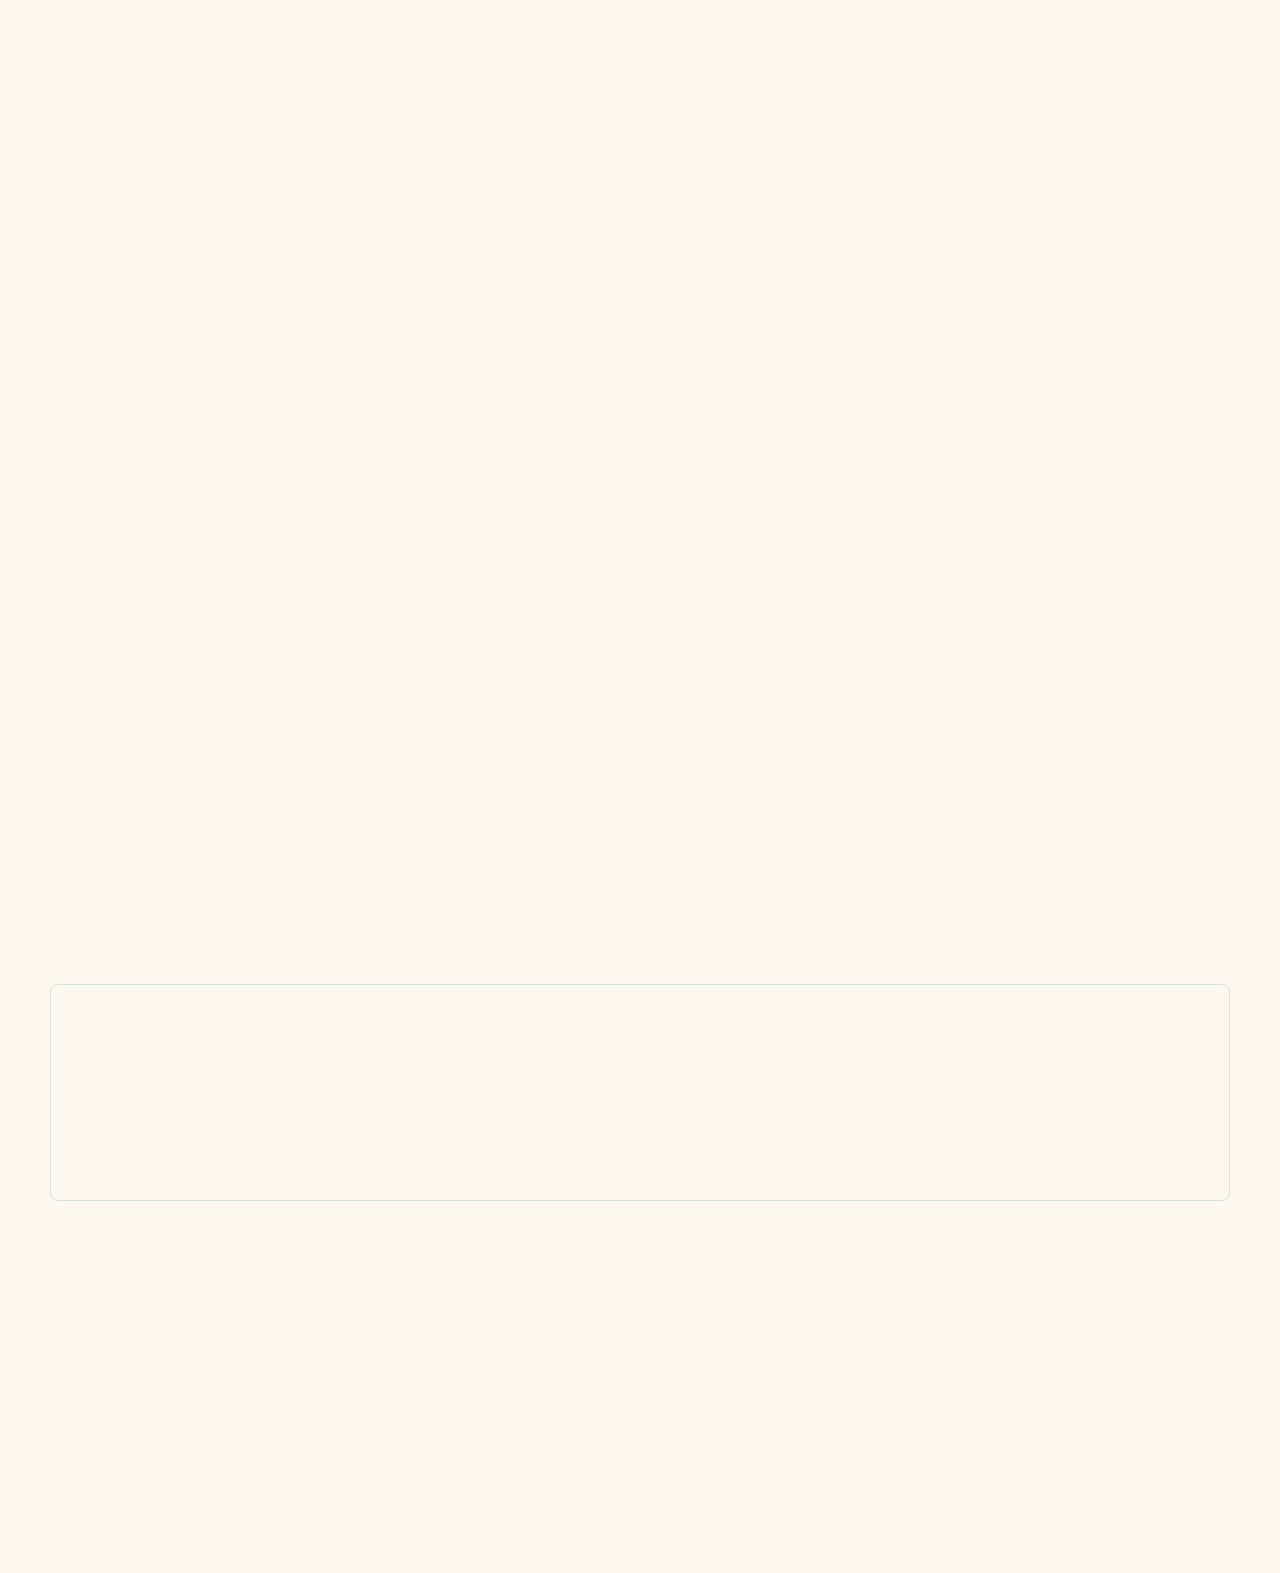
<file: GuestSignal.html>
<!DOCTYPE html>
<html lang="en">
<head>
  <meta charset="UTF-8" />
  <meta name="viewport" content="width=device-width, initial-scale=1.0" />
  <title>GuestSignal has moved</title>
  <meta http-equiv="refresh" content="0; url=/guestsignal/" />
  <link rel="canonical" href="/guestsignal/" />
  <link rel="icon" type="image/svg+xml" href="/favicon.svg" />
  <link rel="stylesheet" href="style.css" />
</head>
<body class="redirect-page">
  <main class="redirect-card">
    <p class="eyebrow"><span></span> GuestSignal has moved</p>
    <h1>GuestSignal now lives at /guestsignal/.</h1>
    <p class="lead">If you are not redirected automatically, use the link below.</p>
    <a class="button" href="/guestsignal/">Go to GuestSignal</a>
  </main>
</body>
</html>
</file>
<file: style.css>
/* ─── Font-fallback metrics (reduces layout shift while web fonts load) ─────── */
@font-face {
  font-family: "DM Serif Display Fallback";
  src: local("Georgia");
  size-adjust: 110%;
  ascent-override: 90%;
  descent-override: 25%;
  line-gap-override: 0%;
}

@font-face {
  font-family: "DM Sans Fallback";
  src: local("Arial");
  size-adjust: 100%;
  ascent-override: 94%;
  descent-override: 23%;
  line-gap-override: 0%;
}

*, *::before, *::after {
  box-sizing: border-box;
}

:root {
  --pine: #173f35;
  --pine-2: #225f4f;
  --moss: #6f8d61;
  --gold: #c9963e;
  --brick: #9b4f3d;
  --cream: #fbf7ef;
  --paper: #fffdf8;
  --sage: #edf4ef;
  --mist: #f5f8f4;
  --ink: #16211e;
  --muted: #5d6c66;
  --line: #d9e4dd;
  --shadow: 0 24px 70px rgba(22, 33, 30, 0.12);
  --serif: "DM Serif Display", "DM Serif Display Fallback", Georgia, serif;
  --sans: "DM Sans", "DM Sans Fallback", Inter, ui-sans-serif, system-ui, -apple-system, BlinkMacSystemFont, "Segoe UI", sans-serif;
  --hero-split: 58%; /* updated dynamically by JS on the homepage */
}

html {
  scroll-behavior: smooth;
  overflow-x: hidden;
}

body {
  margin: 0;
  font-family: var(--sans);
  color: var(--ink);
  background: var(--cream);
  font-size: 17px;
  line-height: 1.6;
  -webkit-font-smoothing: antialiased;
  overflow-x: hidden;
}

body.nav-open {
  overflow: hidden;
}

a {
  color: inherit;
  text-decoration: none;
}

img,
svg {
  max-width: 100%;
}

.sr-only {
  position: absolute;
  width: 1px;
  height: 1px;
  padding: 0;
  margin: -1px;
  overflow: hidden;
  clip: rect(0, 0, 0, 0);
  white-space: nowrap;
  border: 0;
}

.skip-link {
  position: fixed;
  top: -100%;
  left: 16px;
  z-index: 9999;
  padding: 12px 18px;
  border-radius: 0 0 8px 8px;
  background: var(--pine);
  color: var(--paper);
  font-family: var(--sans);
  font-size: 15px;
  font-weight: 800;
  text-decoration: none;
  transition: top 0.15s ease;
}

.skip-link:focus {
  top: 0;
  outline: 3px solid var(--gold);
  outline-offset: 2px;
}

.site-header {
  position: sticky;
  top: 0;
  z-index: 50;
  background: rgba(251, 247, 239, 0.93);
  border-bottom: 1px solid rgba(217, 228, 221, 0.86);
  backdrop-filter: blur(14px);
}

.site-nav {
  width: min(1180px, calc(100% - 44px));
  min-height: 74px;
  margin: 0 auto;
  display: flex;
  align-items: center;
  justify-content: space-between;
  gap: 24px;
}

.brand {
  display: inline-flex;
  align-items: center;
  gap: 12px;
  font-weight: 800;
  letter-spacing: -0.02em;
}

.brand small {
  display: block;
  margin-top: -3px;
  color: var(--muted);
  font-size: 12px;
  font-weight: 650;
  letter-spacing: 0;
}

.brand-mark {
  width: 40px;
  height: 40px;
  border-radius: 8px;
  display: grid;
  place-items: center;
  color: white;
  background: linear-gradient(135deg, var(--pine), var(--pine-2));
  box-shadow: 0 10px 24px rgba(23, 63, 53, 0.2);
  font-size: 13px;
  letter-spacing: 0.04em;
}

.nav-links {
  display: flex;
  align-items: center;
  gap: 22px;
  color: var(--muted);
  font-size: 15px;
  font-weight: 650;
}

.nav-links a {
  transition: color 0.18s ease;
}

.nav-links a:hover,
.nav-links a.active,
.nav-links a[aria-current="page"] {
  color: var(--pine);
}

.nav-toggle {
  display: none;
  width: 42px;
  height: 42px;
  border: 1px solid var(--line);
  border-radius: 8px;
  background: var(--paper);
  padding: 10px;
}

.nav-toggle span:not(.sr-only) {
  display: block;
  height: 2px;
  margin: 5px 0;
  background: var(--pine);
}

.nav-toggle:focus-visible {
  outline: 3px solid var(--gold);
  outline-offset: 2px;
}

.announcement {
  background: var(--pine);
  color: white;
  padding: 10px 22px;
  text-align: center;
  font-size: 14px;
}

.announcement strong {
  color: #f8d999;
}

.hero {
  width: min(1180px, calc(100% - 44px));
  margin: 0 auto;
  padding: 88px 0 72px;
  display: grid;
  grid-template-columns: minmax(0, 1.03fr) minmax(340px, 0.97fr);
  gap: 56px;
  align-items: center;
}

.hero-home {
  width: 100%;
  max-width: none;
  margin: 0;
  padding: clamp(78px, 9vw, 130px) max(22px, calc((100vw - 1180px) / 2)) clamp(68px, 8vw, 112px);
  grid-template-columns: minmax(0, 0.96fr) minmax(330px, 0.72fr);
  gap: clamp(38px, 7vw, 94px);
  overflow: hidden;
  color: var(--paper);
  background:
    linear-gradient(90deg, rgba(155, 79, 61, 0.2), transparent 30%),
    linear-gradient(90deg, #102d27 0%, var(--pine) var(--hero-split), var(--cream) var(--hero-split), var(--cream) 100%);
}

.hero-service {
  width: 100%;
  max-width: none;
  margin: 0;
  padding: clamp(58px, 7vw, 92px) max(22px, calc((100vw - 1180px) / 2)) clamp(52px, 6vw, 82px);
  background: linear-gradient(160deg, rgba(237, 244, 239, 0.72) 0%, transparent 55%);
}

.hero-service .report-shell {
  align-self: center;
  transform: rotate(-1.2deg);
  box-shadow: 0 34px 88px rgba(16, 45, 39, 0.18);
}

.hero-copy {
  max-width: 710px;
}

.hero-home .hero-copy {
  max-width: 840px;
  min-width: 0;
}

.hero-home .eyebrow {
  color: #f8d999;
}

.eyebrow {
  display: inline-flex;
  align-items: center;
  gap: 9px;
  margin: 0 0 18px;
  color: var(--pine);
  font-size: 13px;
  font-weight: 800;
  letter-spacing: 0.08em;
  text-transform: uppercase;
}

.eyebrow span {
  width: 8px;
  height: 8px;
  border-radius: 99px;
  background: var(--gold);
}

.eyebrow-on-dark {
  color: #f8d999;
}

h1,
h2,
h3,
p {
  margin-top: 0;
}

h1,
h2 {
  font-family: var(--serif);
  font-weight: 400;
  letter-spacing: -0.035em;
}

h1 {
  margin-bottom: 24px;
  font-size: clamp(46px, 6.6vw, 82px);
  line-height: 0.95;
  text-wrap: balance;
}

.hero-home h1 {
  max-width: 850px;
  margin-bottom: 26px;
  color: var(--paper);
  font-size: clamp(54px, 7.4vw, 96px);
  line-height: 0.9;
}

.hero-home h1 span {
  display: block;
}

.mobile-break {
  display: none;
}

h2 {
  margin-bottom: 18px;
  font-size: clamp(34px, 4.2vw, 54px);
  line-height: 1.02;
  text-wrap: balance;
}

h3 {
  margin-bottom: 9px;
  font-size: 21px;
  line-height: 1.18;
  letter-spacing: -0.02em;
}

.lead {
  max-width: 660px;
  color: var(--muted);
  font-size: clamp(19px, 2vw, 22px);
}

.hero-home .lead {
  max-width: 720px;
  color: rgba(255, 253, 248, 0.78);
  font-size: clamp(20px, 2.1vw, 24px);
}

.hero-actions,
.button-row {
  display: flex;
  flex-wrap: wrap;
  gap: 14px;
  align-items: center;
  margin-top: 30px;
}

.button {
  display: inline-flex;
  align-items: center;
  justify-content: center;
  min-height: 48px;
  padding: 13px 19px;
  border: 1px solid transparent;
  border-radius: 8px;
  background: var(--pine);
  color: white;
  box-shadow: 0 14px 30px rgba(23, 63, 53, 0.22);
  font-weight: 800;
  line-height: 1.1;
  text-align: center;
  transition: transform 0.16s ease, box-shadow 0.16s ease, background 0.16s ease;
}

.button:hover {
  transform: translateY(-1px);
  background: var(--pine-2);
  box-shadow: 0 18px 36px rgba(23, 63, 53, 0.25);
}

.button:active {
  transform: translateY(1px);
  box-shadow: 0 8px 20px rgba(23, 63, 53, 0.18);
  transition-duration: 0.06s;
}

.button-small {
  min-height: 40px;
  padding: 10px 14px;
  font-size: 14px;
}

.button-secondary {
  background: transparent;
  color: var(--pine);
  border-color: var(--line);
  box-shadow: none;
}

.button-secondary:hover {
  background: var(--sage);
  box-shadow: none;
}

.hero-home .button {
  background: var(--paper);
  color: var(--pine);
  box-shadow: 0 18px 42px rgba(0, 0, 0, 0.22);
}

.hero-home .button:hover {
  background: #f8d999;
  box-shadow: 0 22px 46px rgba(0, 0, 0, 0.26);
}

.hero-home .button-secondary {
  background: transparent;
  color: var(--paper);
  border-color: rgba(255, 253, 248, 0.3);
  box-shadow: none;
}

.hero-home .button-secondary:hover {
  background: rgba(255, 253, 248, 0.1);
}

.button-light {
  background: var(--paper);
  color: var(--pine);
  box-shadow: 0 14px 30px rgba(0, 0, 0, 0.18);
}

.button-light:hover {
  background: var(--paper);
}

.microcopy {
  margin: 18px 0 0;
  color: var(--muted);
  font-size: 15px;
}

.hero-home .microcopy {
  color: rgba(255, 253, 248, 0.68);
}

.hero-ledger {
  display: flex;
  flex-wrap: wrap;
  gap: 8px;
  max-width: 620px;
  margin-top: 28px;
  padding-top: 18px;
  border-top: 1px solid rgba(255, 253, 248, 0.18);
}

.hero-ledger span {
  padding: 9px 11px;
  border: 1px solid rgba(255, 253, 248, 0.22);
  border-radius: 8px;
  background: rgba(255, 253, 248, 0.08);
  color: rgba(255, 253, 248, 0.82);
  font-size: 13px;
  font-weight: 850;
}

.report-shell {
  position: relative;
  padding: 24px;
  border: 1px solid var(--line);
  border-radius: 8px;
  background: var(--paper);
  box-shadow: var(--shadow);
}

.hero-home .report-shell {
  align-self: center;
  min-width: 0;
  color: var(--ink);
  transform: rotate(-1.6deg);
  box-shadow: 0 34px 88px rgba(16, 45, 39, 0.22);
}

.report-shell::before {
  content: "";
  position: absolute;
  inset: 14px -18px -18px 18px;
  z-index: -1;
  border-radius: 8px;
  background: rgba(201, 150, 62, 0.18);
}

.report-topline {
  display: flex;
  justify-content: space-between;
  gap: 16px;
  color: var(--muted);
  font-size: 13px;
  font-weight: 750;
  letter-spacing: 0.04em;
  text-transform: uppercase;
}

.report-topline strong {
  color: var(--pine);
}

.report-headline {
  margin: 16px 0 20px;
  font-size: clamp(24px, 3vw, 34px);
  font-weight: 850;
  line-height: 1.05;
  letter-spacing: -0.035em;
}

.metric-grid {
  display: grid;
  grid-template-columns: repeat(3, 1fr);
  gap: 10px;
  margin-bottom: 18px;
}

.metric {
  min-width: 0;
  padding: 14px;
  border: 1px solid var(--line);
  border-radius: 8px;
  background: var(--mist);
}

.metric strong {
  display: block;
  color: var(--pine);
  font-size: 27px;
  line-height: 1;
  font-variant-numeric: tabular-nums;
}

.metric span {
  display: block;
  margin-top: 4px;
  color: var(--muted);
  font-size: 12px;
}

.signal-chart {
  height: 180px;
  overflow: hidden;
  border: 1px solid var(--line);
  border-radius: 8px;
  background:
    repeating-linear-gradient(to right, transparent 0, transparent 63px, rgba(217, 228, 221, 0.76) 64px),
    repeating-linear-gradient(to top, transparent 0, transparent 43px, rgba(217, 228, 221, 0.76) 44px),
    linear-gradient(to top, rgba(34, 95, 79, 0.08), transparent);
}

.signal-chart svg {
  width: 100%;
  height: 100%;
}

.signal-chart polyline {
  fill: none;
  stroke: var(--pine-2);
  stroke-width: 5;
  stroke-linecap: round;
  stroke-linejoin: round;
  stroke-dasharray: 620;
  stroke-dashoffset: 620;
  transition: stroke-dashoffset 1.2s cubic-bezier(0.25, 0.46, 0.45, 0.94) 0.35s;
}

.report-shell.visible .signal-chart polyline {
  stroke-dashoffset: 0;
}

.signal-chart circle {
  fill: var(--gold);
  opacity: 0;
  transform: scale(0);
  transform-box: fill-box;
  transform-origin: center;
  transition: opacity 0.25s ease 1.5s, transform 0.4s cubic-bezier(0.34, 1.56, 0.64, 1) 1.5s;
}

.report-shell.visible .signal-chart circle {
  opacity: 1;
  transform: scale(1);
}

.chart-fill {
  fill: rgba(34, 95, 79, 0.12);
  opacity: 0;
  transition: opacity 0.8s ease 0.85s;
}

.report-shell.visible .chart-fill {
  opacity: 1;
}

.insight-box {
  margin-top: 16px;
  padding: 16px;
  border: 1px solid rgba(201, 150, 62, 0.45);
  border-radius: 8px;
  background: rgba(201, 150, 62, 0.12);
  color: var(--ink);
  font-weight: 650;
}

.insight-box span {
  display: block;
  margin-bottom: 4px;
  color: var(--pine);
  font-size: 12px;
  font-weight: 850;
  letter-spacing: 0.08em;
  text-transform: uppercase;
}

.section {
  width: min(1180px, calc(100% - 44px));
  margin: 0 auto;
  padding: 82px 0;
}

.section-tight {
  padding-top: 36px;
}

.section-header {
  max-width: 760px;
  margin-bottom: 34px;
}

.section-header p:not(.eyebrow),
.split-section p,
.workflow p,
.founder-panel p,
.cta-panel p {
  color: var(--muted);
  font-size: 18px;
}

.feature-grid {
  display: grid;
  grid-template-columns: repeat(3, 1fr);
  gap: 1px;
  border: 1px solid var(--line);
  border-radius: 8px;
  overflow: hidden;
  background: var(--line);
}

.pricing-grid {
  display: grid;
  grid-template-columns: repeat(3, 1fr);
  gap: 18px;
}

.audit-grid {
  display: grid;
  grid-template-columns: 1fr;
  gap: 0;
  border: 1px solid var(--line);
  border-radius: 8px;
  overflow: hidden;
}

.feature-card {
  border: none;
  border-radius: 0;
  background: rgba(255, 253, 248, 0.95);
  padding: 28px;
}

.price-card {
  border: 1px solid var(--line);
  border-radius: 8px;
  background: rgba(255, 253, 248, 0.82);
}

.audit-card {
  display: grid;
  grid-template-columns: minmax(160px, 0.45fr) minmax(0, 1fr);
  gap: 20px;
  align-items: start;
  border: none;
  border-radius: 0;
  border-bottom: 1px solid var(--line);
  background: rgba(255, 253, 248, 0.95);
  padding: 22px 26px;
}

.audit-card:last-child {
  border-bottom: none;
}

.audit-card h3 {
  margin-bottom: 0;
}

.feature-card p,
.price-card p {
  color: var(--muted);
}

.audit-card p {
  color: var(--muted);
  margin-bottom: 0;
}

.icon-badge {
  width: 44px;
  height: 44px;
  margin-bottom: 20px;
  display: grid;
  place-items: center;
  border-radius: 8px;
  background: var(--sage);
  color: var(--pine);
  font-size: 14px;
  font-weight: 900;
}

.band {
  margin: 34px 0;
  background: var(--pine);
  color: white;
}

.band h2,
.band h3 {
  color: white;
}

.band p {
  color: rgba(255, 255, 255, 0.74);
}

.workflow {
  display: grid;
  grid-template-columns: minmax(0, 0.8fr) minmax(0, 1.2fr);
  gap: 40px;
  align-items: start;
  padding-top: 74px;
  padding-bottom: 74px;
}

.text-link {
  display: inline-flex;
  margin-top: 14px;
  color: #f8d999;
  font-weight: 850;
  border-bottom: 2px solid rgba(248, 217, 153, 0.5);
}

.step-list {
  display: grid;
  gap: 14px;
}

.step-card {
  display: grid;
  grid-template-columns: 46px 1fr;
  gap: 16px;
  padding: 18px;
  border: 1px solid rgba(255, 255, 255, 0.16);
  border-radius: 8px;
  background: rgba(255, 255, 255, 0.08);
}

.step-card span {
  width: 42px;
  height: 42px;
  display: grid;
  place-items: center;
  border-radius: 8px;
  background: rgba(255, 255, 255, 0.12);
  color: #f8d999;
  font-weight: 900;
}

.step-card p {
  margin-bottom: 0;
}

.split-section {
  display: grid;
  grid-template-columns: minmax(0, 0.95fr) minmax(340px, 1.05fr);
  gap: 44px;
  align-items: center;
}

.field-note-section,
.teardown-section {
  padding-top: 42px;
}

.field-note {
  display: grid;
  grid-template-columns: minmax(0, 0.88fr) minmax(340px, 1.12fr);
  gap: clamp(26px, 5vw, 72px);
  align-items: end;
  padding: clamp(28px, 5vw, 54px);
  border: 1px solid var(--line);
  border-radius: 8px;
  background:
    linear-gradient(135deg, rgba(237, 244, 239, 0.92), rgba(255, 253, 248, 0.64)),
    var(--paper);
}

.field-note-main {
  max-width: 560px;
}

.field-note-main p:not(.eyebrow),
.teardown-copy p {
  color: var(--muted);
  font-size: 18px;
}

.note-ledger {
  display: grid;
  border-top: 1px solid var(--line);
}

.note-row {
  display: grid;
  grid-template-columns: 116px minmax(0, 1fr);
  gap: 18px;
  padding: 18px 0;
  border-bottom: 1px solid var(--line);
  color: var(--ink);
}

.note-row span {
  color: var(--pine);
  font-size: 12px;
  font-weight: 900;
  letter-spacing: 0.08em;
  text-transform: uppercase;
}

.note-row-strong {
  color: var(--pine);
  font-weight: 850;
}

.teardown-grid {
  display: grid;
  grid-template-columns: minmax(260px, 0.72fr) minmax(0, 1.28fr);
  gap: clamp(28px, 6vw, 84px);
  align-items: center;
}

.teardown-copy {
  max-width: 520px;
}

.teardown-board {
  display: grid;
  grid-template-columns: minmax(0, 1fr) minmax(180px, 0.5fr);
  gap: 14px;
  align-items: stretch;
}

.teardown-board blockquote {
  grid-row: span 3;
  margin: 0;
  padding: clamp(24px, 4vw, 38px);
  border: 1px solid var(--line);
  border-radius: 8px;
  background: var(--paper);
  color: var(--ink);
  font-family: var(--serif);
  font-size: clamp(28px, 3.6vw, 46px);
  line-height: 1.08;
  letter-spacing: -0.035em;
  box-shadow: var(--shadow);
}

.annotation {
  padding: 18px;
  border: 1px solid var(--line);
  border-radius: 8px;
  background: var(--mist);
  color: var(--muted);
}

.annotation span {
  display: block;
  margin-bottom: 7px;
  color: var(--pine);
  font-size: 12px;
  font-weight: 900;
  letter-spacing: 0.08em;
  text-transform: uppercase;
}

.annotation-response {
  background: var(--sage);
}

.annotation-report {
  background: var(--paper);
}

.annotation-watch {
  border-color: rgba(201, 150, 62, 0.45);
  background: rgba(201, 150, 62, 0.12);
}

.review-stack {
  display: grid;
  gap: 14px;
}

.review-card,
.draft-card {
  padding: 24px;
  border: 1px solid var(--line);
  border-radius: 8px;
}

.review-card {
  background: var(--paper);
}

.draft-card {
  margin-left: 42px;
  background: var(--sage);
}

.draft-card span {
  display: block;
  margin-bottom: 8px;
  color: var(--pine);
  font-size: 12px;
  font-weight: 900;
  letter-spacing: 0.08em;
  text-transform: uppercase;
}

.stars {
  color: var(--gold);
  letter-spacing: 1px;
}

.founder-section {
  padding-top: 32px;
}

.founder-panel {
  display: grid;
  grid-template-columns: minmax(0, 0.86fr) minmax(0, 1.14fr);
  gap: 36px;
  padding: 34px;
  border: 1px solid var(--line);
  border-radius: 8px;
  background: var(--paper);
  box-shadow: 0 14px 40px rgba(22, 33, 30, 0.08);
}

.check-list {
  margin: 18px 0 0;
  padding: 0;
  list-style: none;
}

.check-list li {
  position: relative;
  margin: 10px 0;
  padding-left: 28px;
  color: var(--muted);
}

.check-list li::before {
  content: "";
  position: absolute;
  left: 0;
  top: 0.74em;
  width: 14px;
  height: 2px;
  background: var(--gold);
}

.final-cta {
  padding-top: 42px;
}

.cta-panel {
  padding: 54px 34px;
  border-radius: 8px;
  background:
    linear-gradient(135deg, rgba(155, 79, 61, 0.3), transparent 36%),
    linear-gradient(135deg, var(--pine), #102d27);
  color: white;
  text-align: center;
  box-shadow: var(--shadow);
}

.cta-panel h2 {
  max-width: 820px;
  margin-left: auto;
  margin-right: auto;
}

.cta-panel p {
  max-width: 710px;
  margin-left: auto;
  margin-right: auto;
  color: rgba(255, 255, 255, 0.76);
}

.site-footer {
  width: min(1180px, calc(100% - 44px));
  margin: 0 auto;
  padding: 34px 0;
  border-top: 1px solid var(--line);
  display: flex;
  justify-content: space-between;
  gap: 20px;
  flex-wrap: wrap;
  color: var(--muted);
  font-size: 14px;
}

.site-footer strong,
.site-footer span,
.site-footer a {
  margin-right: 16px;
}

.service-layout {
  overflow: hidden;
}

.service-proof {
  display: grid;
  grid-template-columns: 1fr 1fr;
  gap: 14px;
  margin-top: 20px;
}

.proof-tile {
  padding: 16px;
  border: 1px solid var(--line);
  border-radius: 8px;
  background: var(--mist);
}

.proof-tile strong {
  display: block;
  color: var(--pine);
  font-size: 12px;
  font-weight: 900;
  letter-spacing: 0.08em;
  text-transform: uppercase;
  margin-bottom: 6px;
}

.offer-panel {
  padding: 26px;
  border: 1px solid var(--line);
  border-radius: 8px;
  background: var(--paper);
  box-shadow: var(--shadow);
}

.offer-panel h3 {
  font-size: 28px;
}

.offer-panel ul {
  margin: 18px 0 24px;
  padding-left: 20px;
  color: var(--muted);
}

.offer-panel li {
  margin: 8px 0;
}

.price-card {
  position: relative;
  padding: 26px;
}

.price-card.featured {
  border: 2px solid var(--pine);
  box-shadow: var(--shadow);
}

.price-tag {
  position: absolute;
  top: 18px;
  right: 18px;
  padding: 6px 10px;
  border-radius: 8px;
  background: var(--sage);
  color: var(--pine);
  font-size: 12px;
  font-weight: 900;
}

.price {
  margin: 18px 0;
  color: var(--pine);
  font-size: 42px;
  font-weight: 900;
  letter-spacing: -0.045em;
}

.price span {
  color: var(--muted);
  font-size: 15px;
  font-weight: 700;
  letter-spacing: 0;
}

.tier-focus {
  padding: 10px 12px;
  border: 1px solid var(--line);
  border-radius: 8px;
  background: var(--sage);
  color: var(--pine);
  font-size: 13px;
  font-weight: 900;
}

.price-card ul {
  margin: 20px 0 0;
  padding-left: 19px;
  color: var(--muted);
  font-size: 15px;
}

.price-card li {
  margin: 8px 0;
}

.pricing-note {
  display: flex;
  flex-wrap: wrap;
  gap: 10px;
  margin-top: 18px;
  color: var(--muted);
  font-size: 14px;
}

.pricing-note span {
  padding: 8px 10px;
  border: 1px solid var(--line);
  border-radius: 8px;
  background: rgba(255, 253, 248, 0.72);
}

.faq {
  display: grid;
  gap: 0;
  border: 1px solid var(--line);
  border-radius: 8px;
  overflow: hidden;
}

.faq-item {
  display: grid;
  grid-template-columns: minmax(0, 0.7fr) minmax(0, 1.3fr);
  gap: 24px;
  padding: 22px 26px;
  border-bottom: 1px solid var(--line);
  background: rgba(255, 253, 248, 0.9);
}

.faq-item:last-child {
  border-bottom: none;
}

.faq-q {
  margin: 0;
  color: var(--ink);
  font-weight: 750;
  font-size: 16px;
}

.faq-a {
  margin: 0;
  color: var(--muted);
}

.redirect-page {
  min-height: 100vh;
  display: grid;
  place-items: center;
  padding: 24px;
  background: var(--cream);
}

.redirect-card {
  max-width: 620px;
  padding: 36px;
  border: 1px solid var(--line);
  border-radius: 8px;
  background: var(--paper);
  box-shadow: var(--shadow);
  text-align: center;
}

.reveal {
  opacity: 0;
  transform: translateY(26px);
  transition: opacity 0.65s ease, transform 0.65s ease;
}

.reveal.visible {
  opacity: 1;
  transform: none;
}

@media (max-width: 960px) {
  .hero,
  .workflow,
  .split-section,
  .founder-panel,
  .field-note,
  .teardown-grid,
  .teardown-board {
    grid-template-columns: 1fr;
  }

  .hero {
    padding-top: 58px;
  }

  .hero-home {
    width: 100%;
    padding: 64px max(22px, calc((100vw - 720px) / 2)) 66px;
    background:
      linear-gradient(150deg, rgba(155, 79, 61, 0.18), transparent 36%),
      linear-gradient(180deg, #102d27 0%, var(--pine) 66%, var(--cream) 66%, var(--cream) 100%);
  }

  .hero-home .report-shell {
    width: min(100%, 640px);
    transform: rotate(-0.8deg);
  }

  .feature-grid,
  .pricing-grid {
    grid-template-columns: 1fr;
  }

  .hero-service .report-shell {
    transform: rotate(-0.8deg);
  }
}

@media (max-width: 760px) {
  body {
    font-size: 16px;
  }

  .site-nav {
    width: min(100% - 28px, 1180px);
  }

  .nav-toggle {
    display: block;
  }

  .nav-links {
    position: fixed;
    left: 14px;
    right: 14px;
    top: 82px;
    display: none;
    flex-direction: column;
    align-items: stretch;
    gap: 0;
    padding: 12px;
    border: 1px solid var(--line);
    border-radius: 8px;
    background: var(--paper);
    box-shadow: var(--shadow);
  }

  .nav-links.open {
    display: flex;
  }

  .nav-links a {
    padding: 13px 12px;
  }

  .nav-links .button {
    margin-top: 6px;
  }

  .hero,
  .section,
  .site-footer {
    width: min(100% - 28px, 1180px);
  }

  .hero {
    grid-template-columns: 1fr;
    gap: 34px;
    padding-bottom: 48px;
  }

  .hero-home {
    width: 100%;
    gap: 38px;
    padding: 54px 14px 58px;
  }

  h1 {
    font-size: clamp(42px, 13vw, 62px);
  }

  .hero-home h1 {
    font-size: clamp(40px, 10.8vw, 46px);
    line-height: 0.94;
  }

  .mobile-break {
    display: inline;
  }

  .hero-home .hero-actions {
    align-items: stretch;
  }

  .hero-home .button {
    width: 100%;
  }

  .hero-home .report-shell {
    transform: none;
  }

  .hero-home .report-headline {
    overflow-wrap: break-word;
    font-size: clamp(23px, 6.4vw, 27px);
  }

  .metric-grid,
  .service-proof {
    grid-template-columns: 1fr;
  }

  .report-topline {
    display: grid;
  }

  .draft-card {
    margin-left: 0;
  }

  .section {
    padding: 62px 0;
  }

  .workflow {
    padding-top: 60px;
    padding-bottom: 60px;
  }

  .step-card {
    grid-template-columns: 1fr;
  }

  .note-row {
    grid-template-columns: 1fr;
    gap: 6px;
  }

  .teardown-board blockquote {
    grid-row: auto;
  }

  .founder-panel,
  .cta-panel {
    padding: 28px 22px;
  }

  .hero-service {
    padding: 54px 14px 52px;
  }

  .hero-service .report-shell {
    transform: none;
  }

  .audit-card {
    grid-template-columns: 1fr;
    gap: 8px;
  }

  .faq-item {
    grid-template-columns: 1fr;
    gap: 10px;
  }
}

@media (prefers-reduced-motion: reduce) {
  html {
    scroll-behavior: auto;
  }

  *,
  *::before,
  *::after {
    transition-duration: 0.01ms !important;
    animation-duration: 0.01ms !important;
    animation-iteration-count: 1 !important;
  }

  .reveal {
    opacity: 1;
    transform: none;
  }

  /* Chart: skip to final state immediately */
  .signal-chart polyline {
    stroke-dasharray: none;
    stroke-dashoffset: 0;
  }

  .signal-chart circle,
  .chart-fill {
    opacity: 1;
    transform: none;
  }
}
</file>
